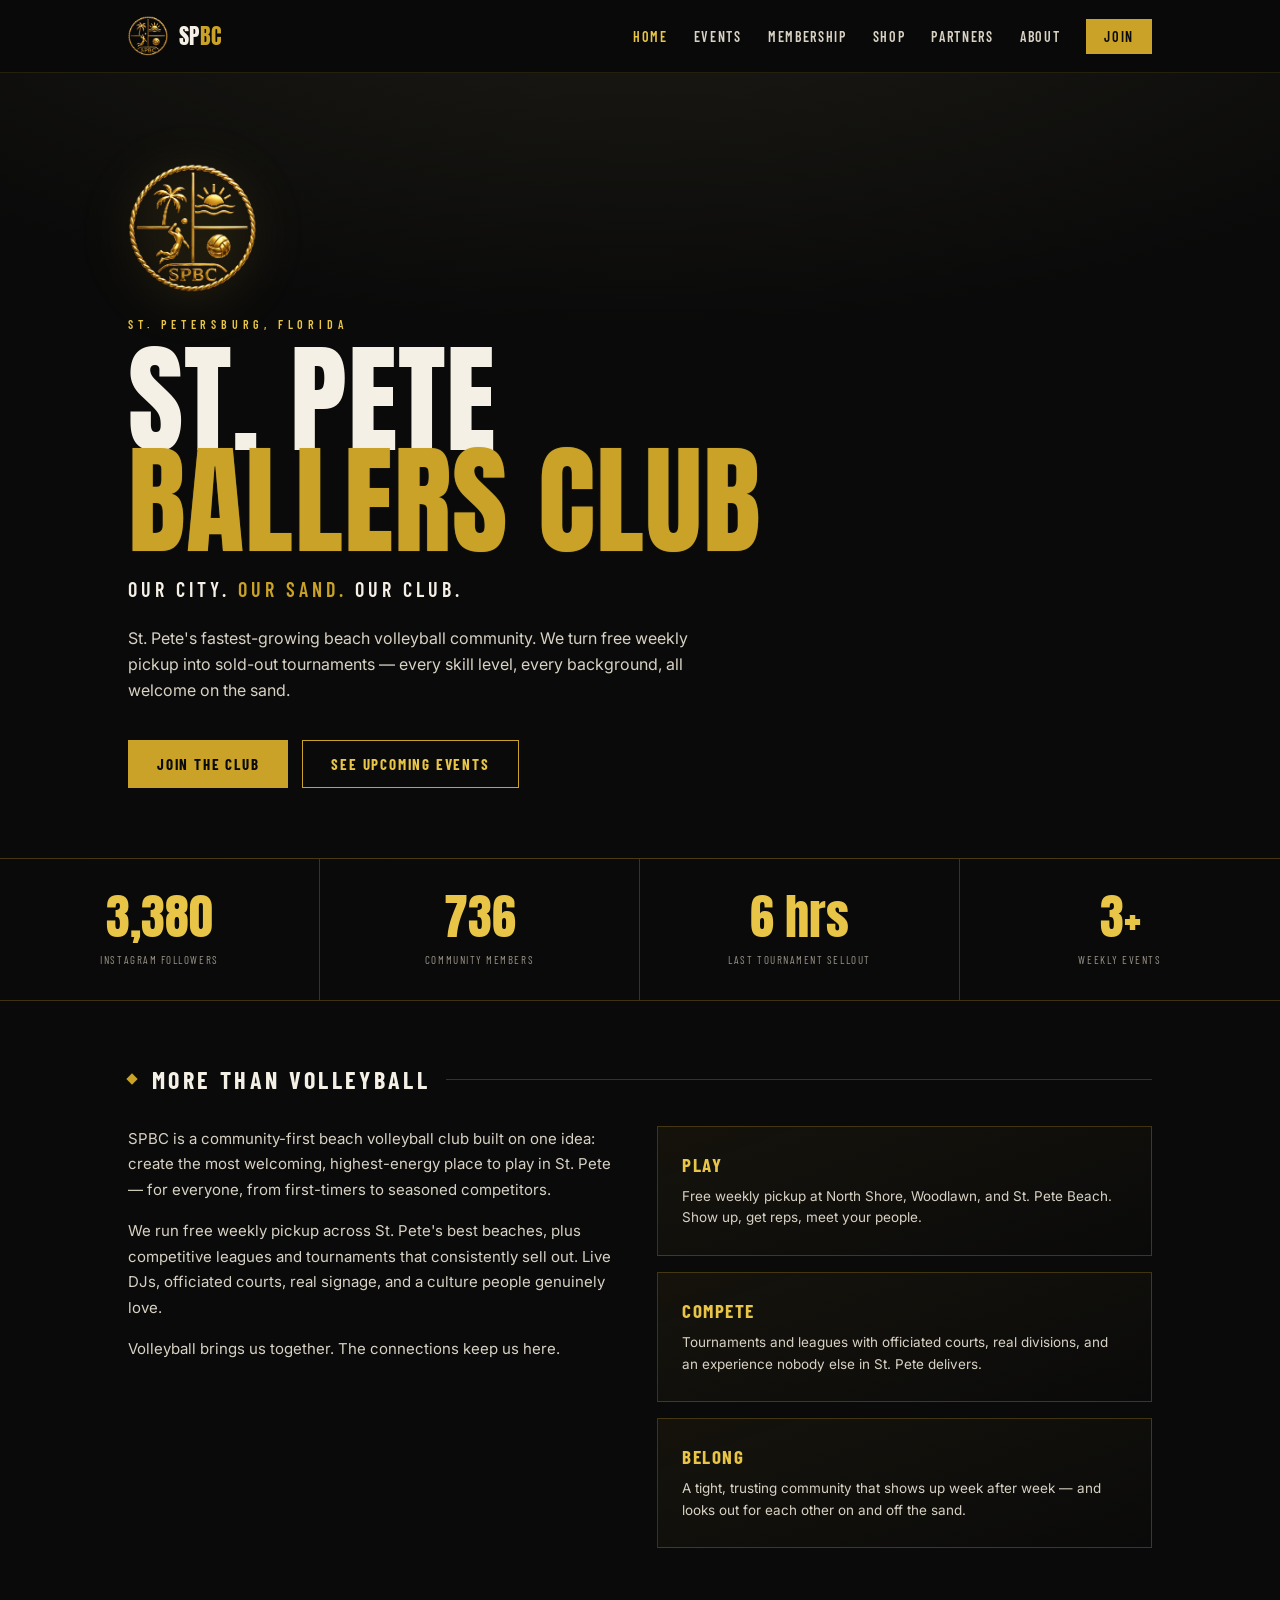
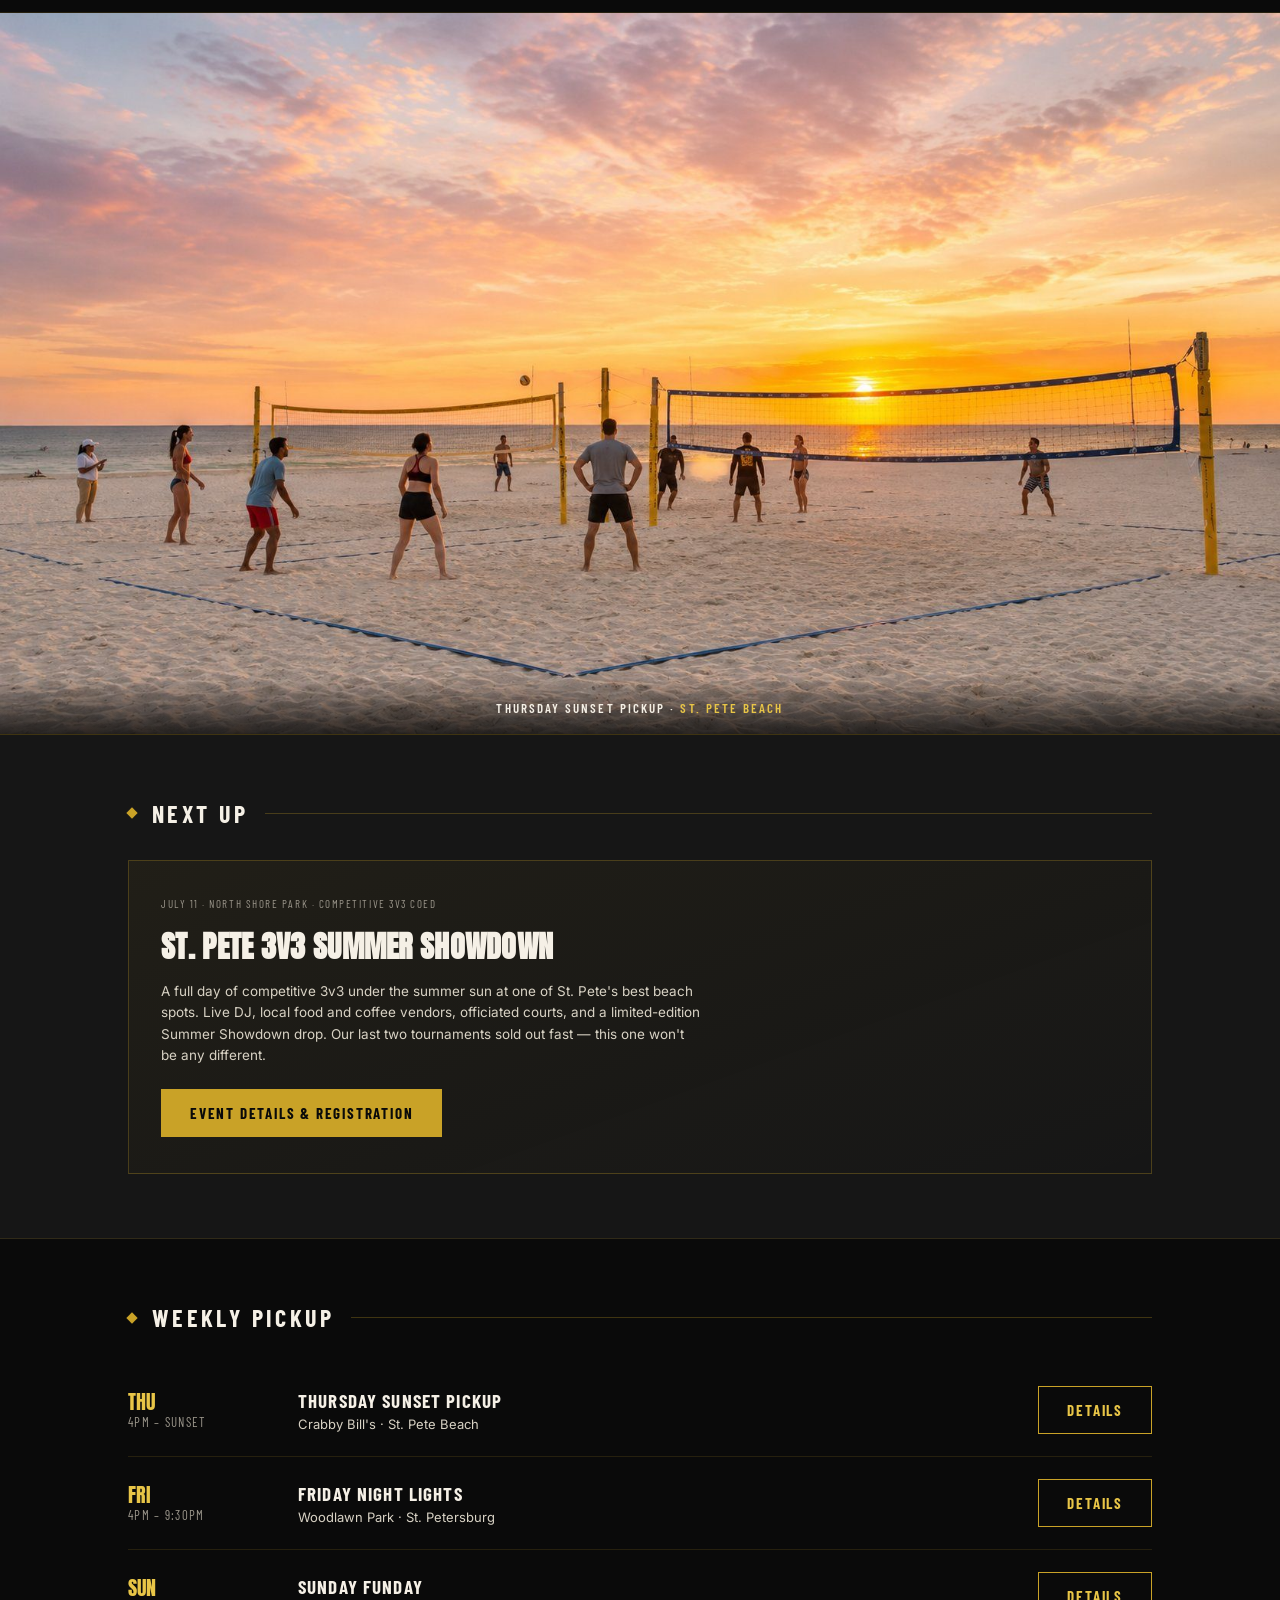
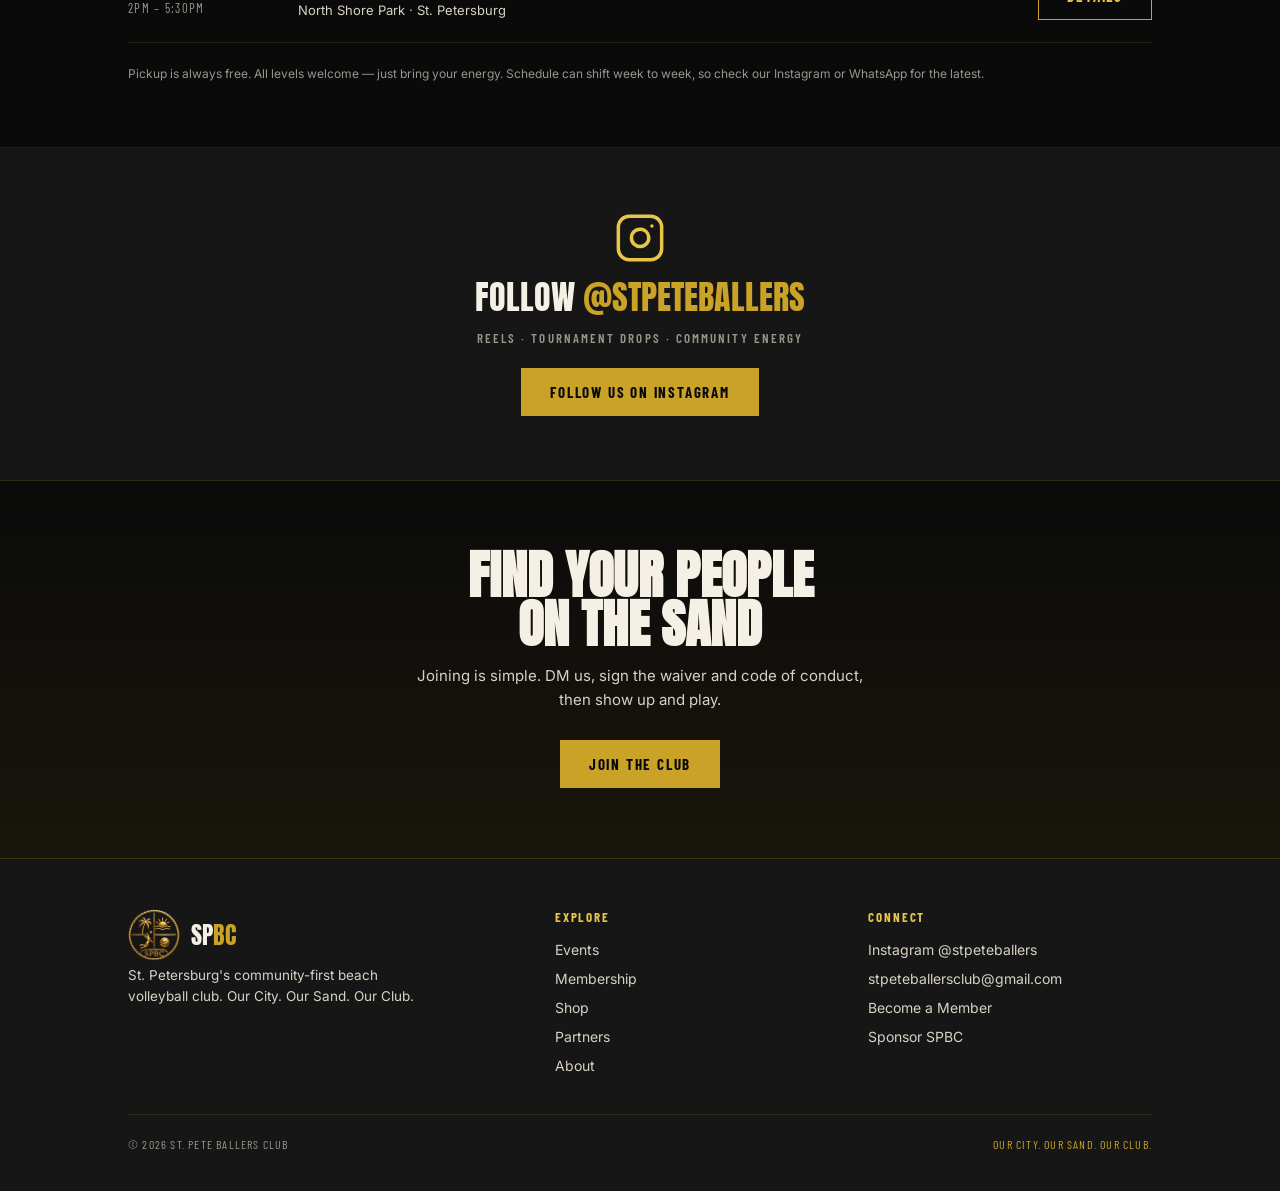
<file: index.html>
<!DOCTYPE html>
<html lang="en">
<head>
<meta charset="UTF-8">
<meta name="viewport" content="width=device-width, initial-scale=1.0">
<title>St. Pete Ballers Club — Beach Volleyball in St. Petersburg, FL</title>
<meta name="description" content="St. Petersburg's fastest-growing beach volleyball community. Free weekly pickup, competitive leagues, and sold-out tournaments. All skill levels welcome.">
<link rel="stylesheet" href="styles.css">
</head>
<body>

<!-- NAV -->
<nav class="nav">
  <div class="nav-inner">
    <a href="index.html" class="brand"><img src="spbc-logo-liquid-small.png" alt="St. Pete Ballers Club crest"><span class="brand-word">SP<span class="gold">BC</span></span></a>
    <ul class="nav-links" id="navLinks">
      <li><a href="index.html" class="active">Home</a></li>
      <li><a href="events.html">Events</a></li>
      <li><a href="membership.html">Membership</a></li>
      <li><a href="shop.html">Shop</a></li>
      <li><a href="partners.html">Partners</a></li>
      <li><a href="about.html">About</a></li>
      <li><a href="about.html#join" class="nav-cta">Join</a></li>
    </ul>
    <button class="nav-toggle" id="navToggle" aria-label="Menu">☰</button>
  </div>
</nav>

<!-- HERO -->
<header class="hero">
  <div class="wrap">
    <img src="spbc-logo-liquid.png" alt="St. Pete Ballers Club crest" style="height:130px;width:auto;margin-bottom:24px;filter:drop-shadow(0 6px 24px rgba(201,162,39,0.28));">
    <div class="eyebrow">St. Petersburg, Florida</div>
    <h1 style="margin-top:18px;">St. Pete<br><span class="gold">Ballers Club</span></h1>
    <div class="tagline">Our City. <span class="dim">Our Sand.</span> Our Club.</div>
    <p class="lede">
      St. Pete's fastest-growing beach volleyball community. We turn free weekly pickup
      into sold-out tournaments — every skill level, every background, all welcome on the sand.
    </p>
    <div class="hero-cta">
      <a href="about.html#join" class="btn btn-primary">Join the Club</a>
      <a href="events.html" class="btn btn-ghost">See Upcoming Events</a>
    </div>
  </div>
</header>

<!-- STATS -->
<section class="stats">
  <div class="stat"><div class="num">3,380</div><div class="lab">Instagram Followers</div></div>
  <div class="stat"><div class="num">736</div><div class="lab">Community Members</div></div>
  <div class="stat"><div class="num">6 hrs</div><div class="lab">Last Tournament Sellout</div></div>
  <div class="stat"><div class="num">3+</div><div class="lab">Weekly Events</div></div>
</section>

<!-- WHAT WE ARE -->
<section class="block">
  <div class="wrap">
    <div class="section-head">
      <span class="diamond"></span>
      <h2>More Than Volleyball</h2>
      <span class="rule"></span>
    </div>
    <div class="grid-2">
      <div>
        <p class="lead-text">SPBC is a community-first beach volleyball club built on one idea: create the most welcoming, highest-energy place to play in St. Pete — for everyone, from first-timers to seasoned competitors.</p>
        <p class="lead-text">We run free weekly pickup across St. Pete's best beaches, plus competitive leagues and tournaments that consistently sell out. Live DJs, officiated courts, real signage, and a culture people genuinely love.</p>
        <p class="lead-text">Volleyball brings us together. The connections keep us here.</p>
      </div>
      <div class="grid-3" style="grid-template-columns:1fr;gap:16px;">
        <div class="card"><h3>Play</h3><p>Free weekly pickup at North Shore, Woodlawn, and St. Pete Beach. Show up, get reps, meet your people.</p></div>
        <div class="card"><h3>Compete</h3><p>Tournaments and leagues with officiated courts, real divisions, and an experience nobody else in St. Pete delivers.</p></div>
        <div class="card"><h3>Belong</h3><p>A tight, trusting community that shows up week after week — and looks out for each other on and off the sand.</p></div>
      </div>
    </div>
  </div>
</section>

<!-- SUNSET PHOTO -->
<section class="photo-band">
  <img src="photo-sunset.jpg" alt="SPBC sunset pickup on the sand in St. Pete" loading="lazy">
  <div class="caption">Thursday Sunset Pickup · <span class="gold">St. Pete Beach</span></div>
</section>

<!-- FEATURED EVENT -->
<section class="block block-dark">
  <div class="wrap">
    <div class="section-head">
      <span class="diamond"></span>
      <h2>Next Up</h2>
      <span class="rule"></span>
    </div>
    <div class="card" style="padding:36px 32px;">
      <div class="tag">July 11 · North Shore Park · Competitive 3v3 Coed</div>
      <h3 style="font-size:30px;font-family:'Anton',sans-serif;letter-spacing:0.01em;color:var(--sand);">St. Pete 3v3 Summer Showdown</h3>
      <p style="margin:12px 0 22px;max-width:60ch;">A full day of competitive 3v3 under the summer sun at one of St. Pete's best beach spots. Live DJ, local food and coffee vendors, officiated courts, and a limited-edition Summer Showdown drop. Our last two tournaments sold out fast — this one won't be any different.</p>
      <a href="events.html" class="btn btn-primary">Event Details &amp; Registration</a>
    </div>
  </div>
</section>

<!-- WEEKLY SCHEDULE -->
<section class="block">
  <div class="wrap">
    <div class="section-head">
      <span class="diamond"></span>
      <h2>Weekly Pickup</h2>
      <span class="rule"></span>
    </div>
    <div class="event-row">
      <div class="event-when">Thu<small>4PM – Sunset</small></div>
      <div><div class="event-name">Thursday Sunset Pickup</div><div class="event-meta">Crabby Bill's · St. Pete Beach</div></div>
      <a href="events.html" class="btn btn-ghost">Details</a>
    </div>
    <div class="event-row">
      <div class="event-when">Fri<small>4PM – 9:30PM</small></div>
      <div><div class="event-name">Friday Night Lights</div><div class="event-meta">Woodlawn Park · St. Petersburg</div></div>
      <a href="events.html" class="btn btn-ghost">Details</a>
    </div>
    <div class="event-row">
      <div class="event-when">Sun<small>2PM – 5:30PM</small></div>
      <div><div class="event-name">Sunday Funday</div><div class="event-meta">North Shore Park · St. Petersburg</div></div>
      <a href="events.html" class="btn btn-ghost">Details</a>
    </div>
    <p class="form-note" style="margin-top:22px;">Pickup is always free. All levels welcome — just bring your energy. Schedule can shift week to week, so check our Instagram or WhatsApp for the latest.</p>
  </div>
</section>

<!-- INSTAGRAM -->
<section class="block block-dark" style="text-align:center;">
  <div class="wrap">
    <a href="https://instagram.com/stpeteballers" target="_blank" rel="noopener" style="display:inline-flex;flex-direction:column;align-items:center;gap:16px;">
      <svg width="52" height="52" viewBox="0 0 24 24" fill="none" stroke="#E8C547" stroke-width="1.6" stroke-linecap="round" stroke-linejoin="round" aria-hidden="true">
        <rect x="2" y="2" width="20" height="20" rx="5" ry="5"></rect>
        <path d="M16 11.37A4 4 0 1 1 12.63 8 4 4 0 0 1 16 11.37z"></path>
        <line x1="17.5" y1="6.5" x2="17.51" y2="6.5"></line>
      </svg>
      <span style="font-family:'Anton',sans-serif;font-size:clamp(22px,4vw,34px);text-transform:uppercase;color:var(--sand);line-height:1;">Follow <span style="color:var(--gold);">@stpeteballers</span></span>
      <span style="font-family:'Barlow Condensed',sans-serif;font-weight:600;text-transform:uppercase;letter-spacing:0.16em;font-size:13px;color:var(--muted);">Reels · Tournament Drops · Community Energy</span>
      <span class="btn btn-primary" style="margin-top:6px;">Follow Us On Instagram</span>
    </a>
  </div>
</section>

<!-- CTA -->
<section class="cta-banner">
  <div class="wrap">
    <h2>Find Your People<br>On The Sand</h2>
    <p>Joining is simple. DM us, sign the waiver and code of conduct, then show up and play.</p>
    <a href="about.html#join" class="btn btn-primary">Join the Club</a>
  </div>
</section>

<!-- FOOTER -->
<footer class="footer">
  <div class="wrap">
    <div class="footer-grid">
      <div>
        <div class="brand"><img src="spbc-logo-liquid-small.png" alt="St. Pete Ballers Club crest"><span class="brand-word">SP<span class="gold">BC</span></span></div>
        <p>St. Petersburg's community-first beach volleyball club. Our City. Our Sand. Our Club.</p>
      </div>
      <div>
        <h5>Explore</h5>
        <ul class="footer-links">
          <li><a href="events.html">Events</a></li>
          <li><a href="membership.html">Membership</a></li>
          <li><a href="shop.html">Shop</a></li>
          <li><a href="partners.html">Partners</a></li>
          <li><a href="about.html">About</a></li>
        </ul>
      </div>
      <div>
        <h5>Connect</h5>
        <ul class="footer-links">
          <li><a href="https://instagram.com/stpeteballers" target="_blank" rel="noopener">Instagram @stpeteballers</a></li>
          <li><a href="mailto:stpeteballersclub@gmail.com">stpeteballersclub@gmail.com</a></li>
          <li><a href="about.html#join">Become a Member</a></li>
          <li><a href="partners.html#sponsor">Sponsor SPBC</a></li>
        </ul>
      </div>
    </div>
    <div class="footer-bottom">
      <span>© 2026 St. Pete Ballers Club</span>
      <span class="gold">Our City. Our Sand. Our Club.</span>
    </div>
  </div>
</footer>

<script>
  const t = document.getElementById('navToggle');
  const l = document.getElementById('navLinks');
  if (t) t.addEventListener('click', () => l.classList.toggle('open'));
</script>
</body>
</html>
</file>
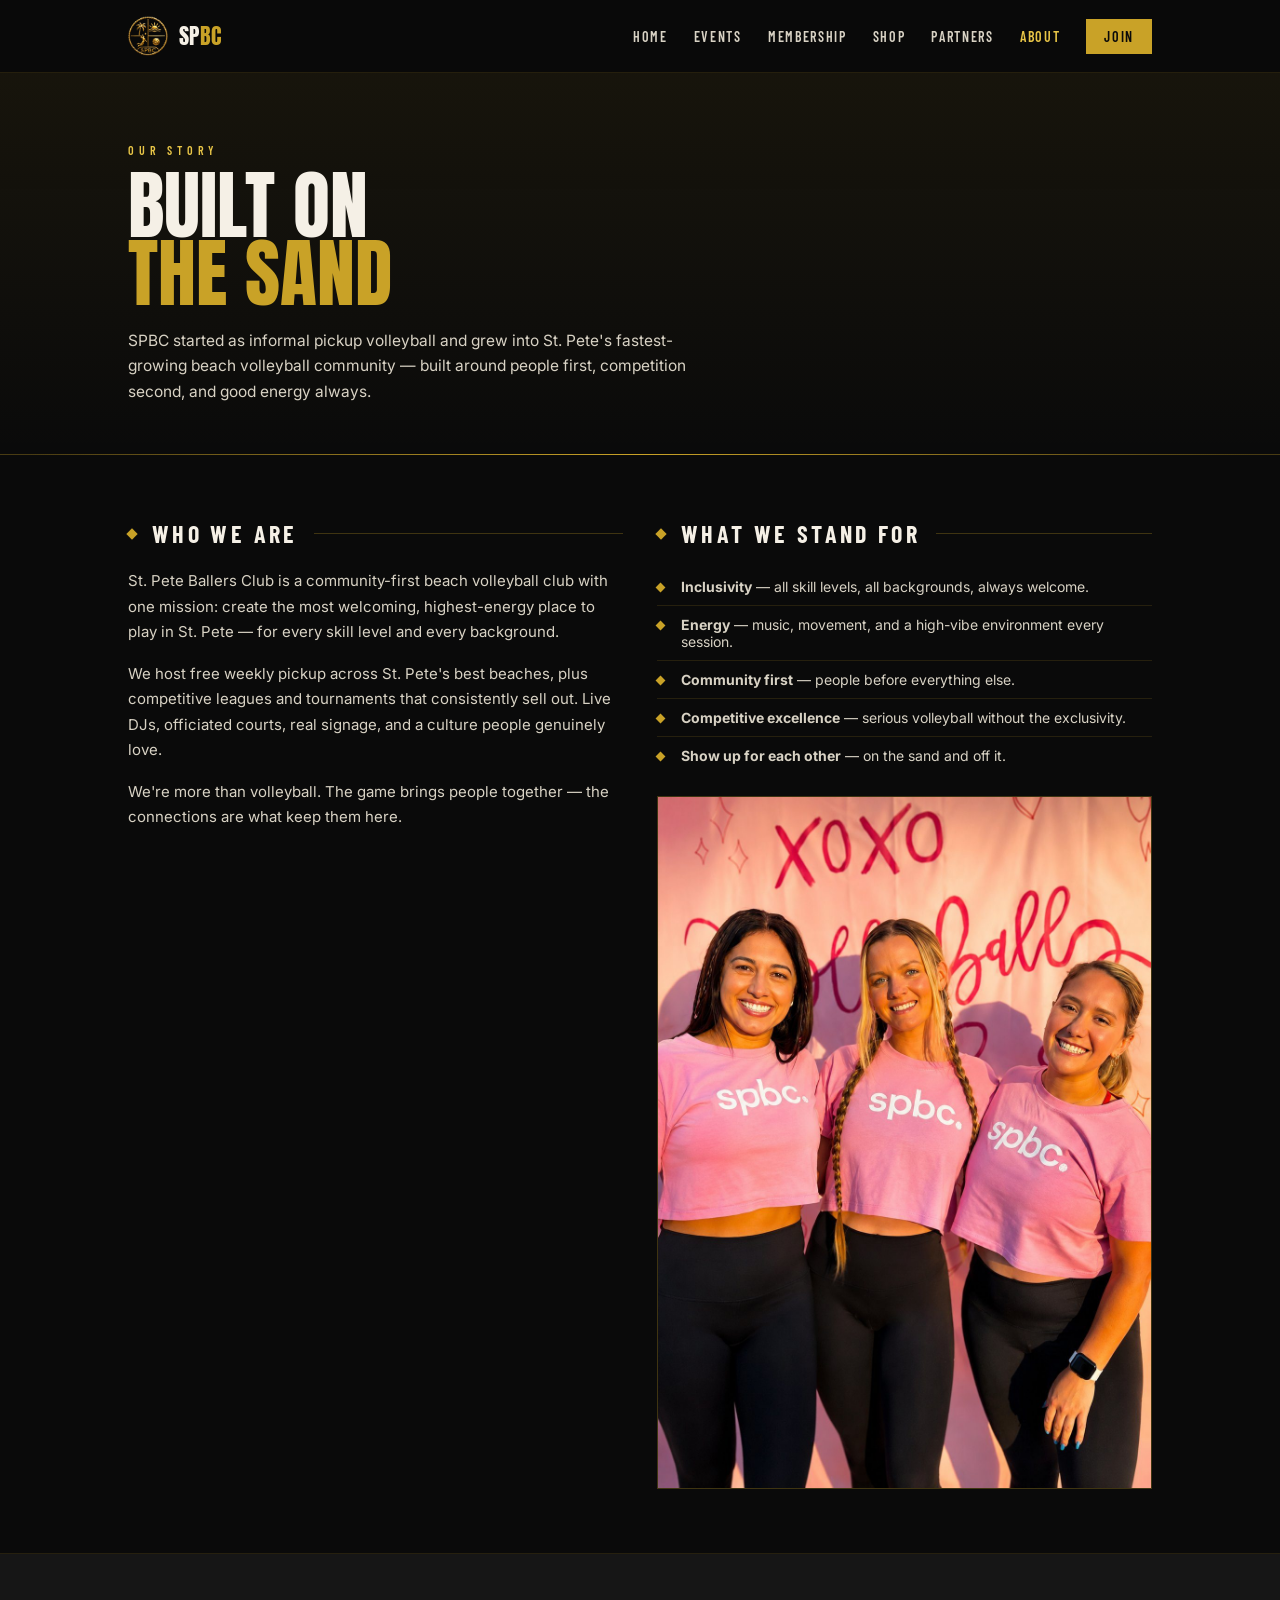
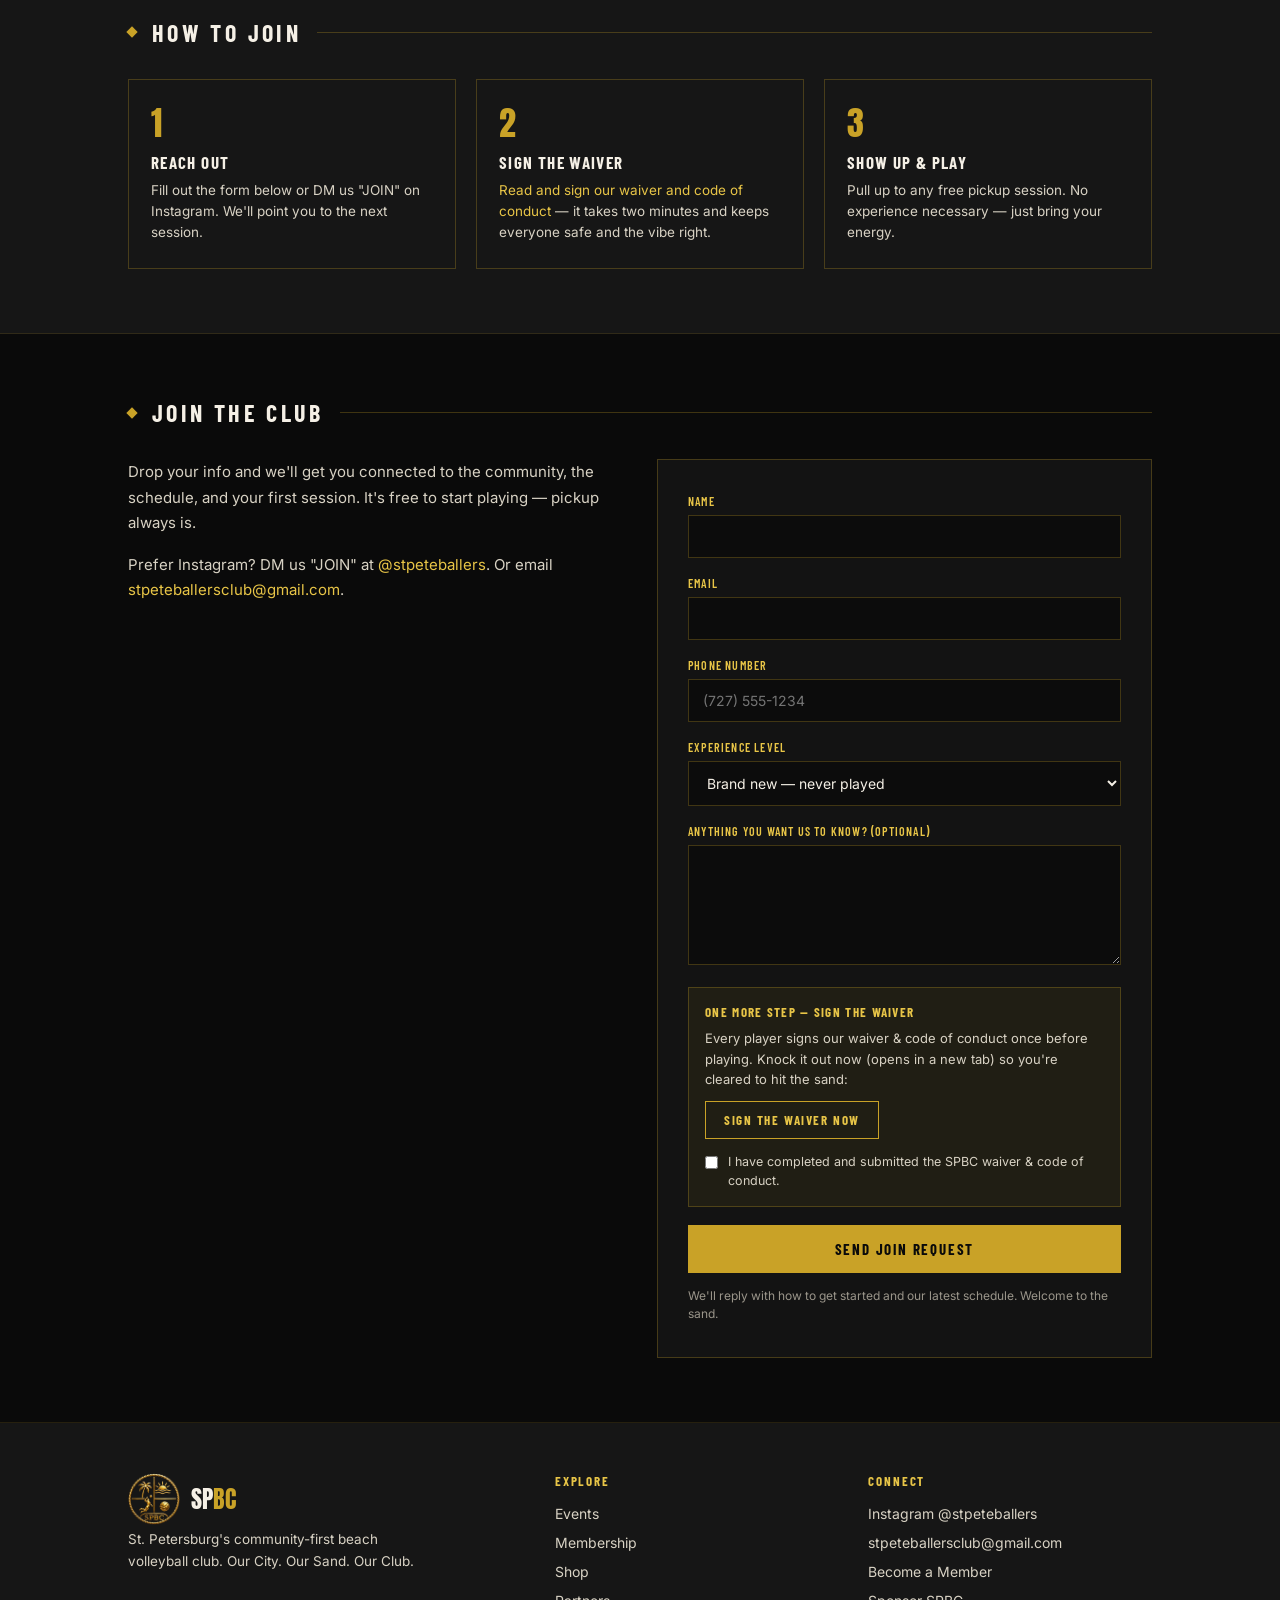
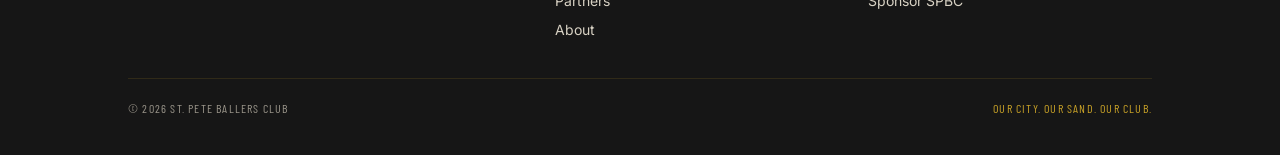
<file: about.html>
<!DOCTYPE html>
<html lang="en">
<head>
<meta charset="UTF-8">
<meta name="viewport" content="width=device-width, initial-scale=1.0">
<title>About &amp; Join — St. Pete Ballers Club</title>
<meta name="description" content="The story behind St. Pete Ballers Club and how to join St. Petersburg's fastest-growing beach volleyball community.">
<link rel="stylesheet" href="styles.css">
</head>
<body>

<nav class="nav">
  <div class="nav-inner">
    <a href="index.html" class="brand"><img src="spbc-logo-liquid-small.png" alt="St. Pete Ballers Club crest"><span class="brand-word">SP<span class="gold">BC</span></span></a>
    <ul class="nav-links" id="navLinks">
      <li><a href="index.html">Home</a></li>
      <li><a href="events.html">Events</a></li>
      <li><a href="membership.html">Membership</a></li>
      <li><a href="shop.html">Shop</a></li>
      <li><a href="partners.html">Partners</a></li>
      <li><a href="about.html" class="active">About</a></li>
      <li><a href="#join" class="nav-cta">Join</a></li>
    </ul>
    <button class="nav-toggle" id="navToggle" aria-label="Menu">☰</button>
  </div>
</nav>

<header class="page-header">
  <div class="wrap">
    <div class="eyebrow">Our Story</div>
    <h1>Built On<br><span class="gold">The Sand</span></h1>
    <p>SPBC started as informal pickup volleyball and grew into St. Pete's fastest-growing beach volleyball community — built around people first, competition second, and good energy always.</p>
  </div>
</header>

<!-- STORY -->
<section class="block">
  <div class="wrap">
    <div class="grid-2">
      <div>
        <div class="section-head" style="margin-bottom:20px;">
          <span class="diamond"></span>
          <h2>Who We Are</h2>
          <span class="rule"></span>
        </div>
        <p class="lead-text">St. Pete Ballers Club is a community-first beach volleyball club with one mission: create the most welcoming, highest-energy place to play in St. Pete — for every skill level and every background.</p>
        <p class="lead-text">We host free weekly pickup across St. Pete's best beaches, plus competitive leagues and tournaments that consistently sell out. Live DJs, officiated courts, real signage, and a culture people genuinely love.</p>
        <p class="lead-text">We're more than volleyball. The game brings people together — the connections are what keep them here.</p>
      </div>
      <div>
        <div class="section-head" style="margin-bottom:20px;">
          <span class="diamond"></span>
          <h2>What We Stand For</h2>
          <span class="rule"></span>
        </div>
        <ul class="perks">
          <li><strong>Inclusivity</strong> — all skill levels, all backgrounds, always welcome.</li>
          <li><strong>Energy</strong> — music, movement, and a high-vibe environment every session.</li>
          <li><strong>Community first</strong> — people before everything else.</li>
          <li><strong>Competitive excellence</strong> — serious volleyball without the exclusivity.</li>
          <li><strong>Show up for each other</strong> — on the sand and off it.</li>
        </ul>
        <div class="photo-card" style="margin-top:22px;">
          <img src="photo-crew.jpg" alt="SPBC members in club apparel at a themed event" loading="lazy">
        </div>
      </div>
    </div>
  </div>
</section>

<!-- HOW TO JOIN -->
<section class="block block-dark">
  <div class="wrap">
    <div class="section-head">
      <span class="diamond"></span>
      <h2>How To Join</h2>
      <span class="rule"></span>
    </div>
    <div class="steps">
      <div class="step">
        <div class="n">1</div>
        <h4>Reach Out</h4>
        <p>Fill out the form below or DM us "JOIN" on Instagram. We'll point you to the next session.</p>
      </div>
      <div class="step">
        <div class="n">2</div>
        <h4>Sign the Waiver</h4>
        <p><a href="waiver.html" style="color:var(--gold-bright);">Read and sign our waiver and code of conduct</a> — it takes two minutes and keeps everyone safe and the vibe right.</p>
      </div>
      <div class="step">
        <div class="n">3</div>
        <h4>Show Up &amp; Play</h4>
        <p>Pull up to any free pickup session. No experience necessary — just bring your energy.</p>
      </div>
    </div>
  </div>
</section>

<!-- JOIN FORM -->
<section class="block" id="join">
  <div class="wrap">
    <div class="section-head">
      <span class="diamond"></span>
      <h2>Join The Club</h2>
      <span class="rule"></span>
    </div>
    <div class="grid-2">
      <div>
        <p class="lead-text">Drop your info and we'll get you connected to the community, the schedule, and your first session. It's free to start playing — pickup always is.</p>
        <p class="lead-text">Prefer Instagram? DM us "JOIN" at <a href="https://instagram.com/stpeteballers" target="_blank" rel="noopener" style="color:var(--gold-bright);">@stpeteballers</a>. Or email <a href="mailto:stpeteballersclub@gmail.com" style="color:var(--gold-bright);">stpeteballersclub@gmail.com</a>.</p>
      </div>
      <div class="form-card">
        <!-- FORMSPREE: replace YOUR_JOIN_FORM_ID with the endpoint from your Formspree join form -->
        <form action="https://formspree.io/f/maqzbger" method="POST">
          <input type="hidden" name="_subject" value="New SPBC Join Request">
          <div class="field">
            <label for="j-name">Name</label>
            <input id="j-name" type="text" name="name" required>
          </div>
          <div class="field">
            <label for="j-email">Email</label>
            <input id="j-email" type="email" name="email" required>
          </div>
          <div class="field">
            <label for="j-phone">Phone Number</label>
            <input id="j-phone" type="tel" name="phone" placeholder="(727) 555-1234" required>
          </div>
          <div class="field">
            <label for="j-level">Experience Level</label>
            <select id="j-level" name="experience_level">
              <option>Brand new — never played</option>
              <option>Beginner</option>
              <option>Intermediate</option>
              <option>Advanced / Competitive</option>
            </select>
          </div>
          <div class="field">
            <label for="j-msg">Anything you want us to know? (optional)</label>
            <textarea id="j-msg" name="message"></textarea>
          </div>
          <div style="border:1px solid var(--line);background:rgba(201,162,39,0.07);padding:16px;margin-bottom:18px;">
            <label style="display:block;font-family:'Barlow Condensed',sans-serif;font-weight:700;text-transform:uppercase;letter-spacing:0.1em;font-size:13px;color:var(--gold-bright);margin-bottom:8px;">One More Step — Sign The Waiver</label>
            <p style="font-size:13px;color:var(--text);line-height:1.55;margin-bottom:12px;">Every player signs our waiver &amp; code of conduct once before playing. Knock it out now (opens in a new tab) so you're cleared to hit the sand:</p>
            <a href="https://docs.google.com/forms/d/e/1FAIpQLSe4vOb_4rl8Dtbf1ZRXCW45BYnxnFgCiMLUwcZEDzyFkONX4w/viewform" target="_blank" rel="noopener" class="btn btn-ghost" style="font-size:13px;padding:10px 18px;">Sign the Waiver Now</a>
            <div style="display:flex;gap:10px;align-items:flex-start;margin-top:14px;">
              <input type="checkbox" id="j-waiver" name="waiver_signed" value="yes" required style="margin-top:3px;width:auto;accent-color:var(--gold);">
              <label for="j-waiver" style="font-family:'Inter',sans-serif;text-transform:none;letter-spacing:0;font-size:12.5px;color:var(--text);line-height:1.5;">I have completed and submitted the SPBC waiver &amp; code of conduct.</label>
            </div>
          </div>
          <button type="submit" class="btn btn-primary" style="width:100%;">Send Join Request</button>
          <p class="form-note">We'll reply with how to get started and our latest schedule. Welcome to the sand.</p>
        </form>
      </div>
    </div>
  </div>
</section>

<footer class="footer">
  <div class="wrap">
    <div class="footer-grid">
      <div>
        <div class="brand"><img src="spbc-logo-liquid-small.png" alt="St. Pete Ballers Club crest"><span class="brand-word">SP<span class="gold">BC</span></span></div>
        <p>St. Petersburg's community-first beach volleyball club. Our City. Our Sand. Our Club.</p>
      </div>
      <div>
        <h5>Explore</h5>
        <ul class="footer-links">
          <li><a href="events.html">Events</a></li>
          <li><a href="membership.html">Membership</a></li>
          <li><a href="shop.html">Shop</a></li>
          <li><a href="partners.html">Partners</a></li>
          <li><a href="about.html">About</a></li>
        </ul>
      </div>
      <div>
        <h5>Connect</h5>
        <ul class="footer-links">
          <li><a href="https://instagram.com/stpeteballers" target="_blank" rel="noopener">Instagram @stpeteballers</a></li>
          <li><a href="mailto:stpeteballersclub@gmail.com">stpeteballersclub@gmail.com</a></li>
          <li><a href="#join">Become a Member</a></li>
          <li><a href="partners.html#sponsor">Sponsor SPBC</a></li>
        </ul>
      </div>
    </div>
    <div class="footer-bottom">
      <span>© 2026 St. Pete Ballers Club</span>
      <span class="gold">Our City. Our Sand. Our Club.</span>
    </div>
  </div>
</footer>

<script>
  const t = document.getElementById('navToggle');
  const l = document.getElementById('navLinks');
  if (t) t.addEventListener('click', () => l.classList.toggle('open'));
</script>
</body>
</html>
</file>
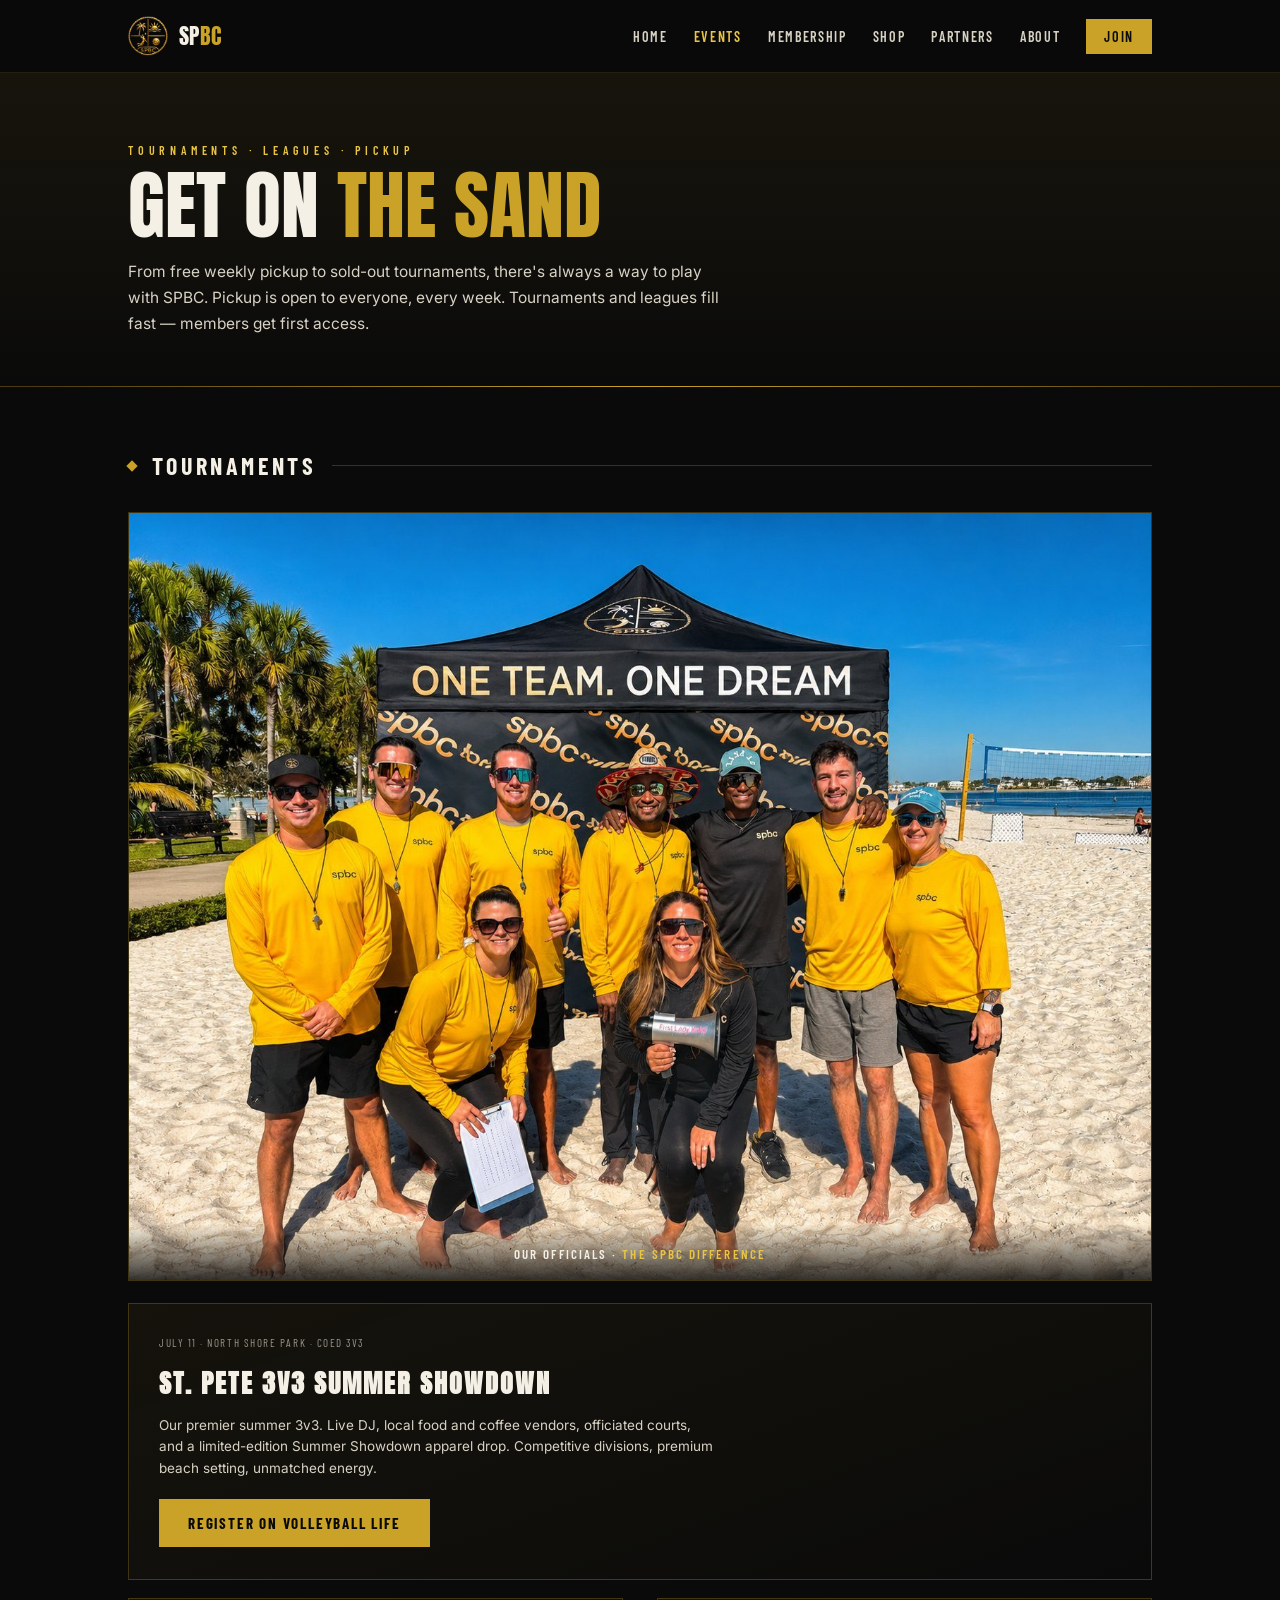
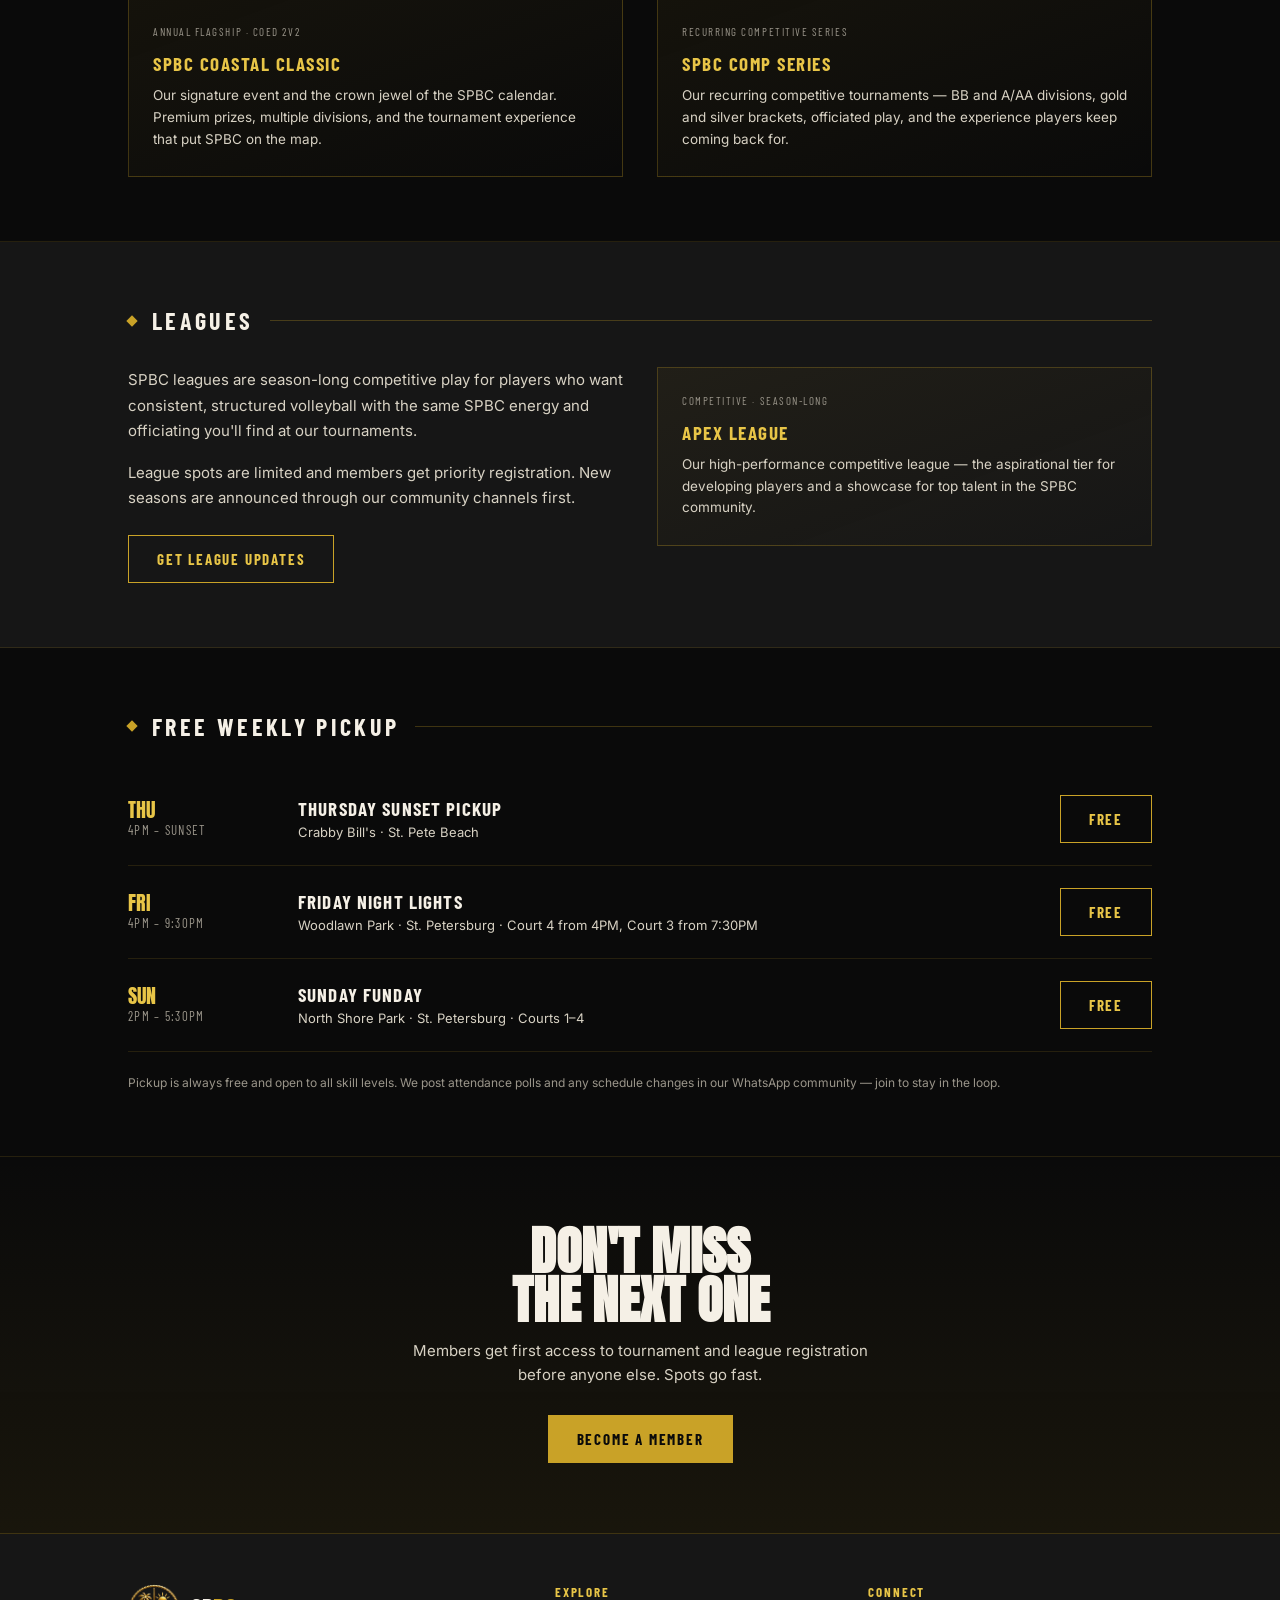
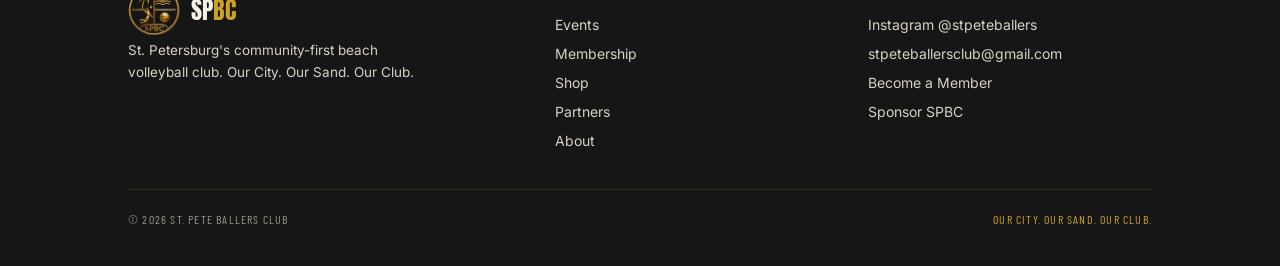
<file: events.html>
<!DOCTYPE html>
<html lang="en">
<head>
<meta charset="UTF-8">
<meta name="viewport" content="width=device-width, initial-scale=1.0">
<title>Events — St. Pete Ballers Club</title>
<meta name="description" content="SPBC tournaments, leagues, and free weekly beach volleyball pickup in St. Petersburg, FL.">
<link rel="stylesheet" href="styles.css">
</head>
<body>

<nav class="nav">
  <div class="nav-inner">
    <a href="index.html" class="brand"><img src="spbc-logo-liquid-small.png" alt="St. Pete Ballers Club crest"><span class="brand-word">SP<span class="gold">BC</span></span></a>
    <ul class="nav-links" id="navLinks">
      <li><a href="index.html">Home</a></li>
      <li><a href="events.html" class="active">Events</a></li>
      <li><a href="membership.html">Membership</a></li>
      <li><a href="shop.html">Shop</a></li>
      <li><a href="partners.html">Partners</a></li>
      <li><a href="about.html">About</a></li>
      <li><a href="about.html#join" class="nav-cta">Join</a></li>
    </ul>
    <button class="nav-toggle" id="navToggle" aria-label="Menu">☰</button>
  </div>
</nav>

<header class="page-header">
  <div class="wrap">
    <div class="eyebrow">Tournaments · Leagues · Pickup</div>
    <h1>Get On <span class="gold">The Sand</span></h1>
    <p>From free weekly pickup to sold-out tournaments, there's always a way to play with SPBC. Pickup is open to everyone, every week. Tournaments and leagues fill fast — members get first access.</p>
  </div>
</header>

<!-- TOURNAMENTS -->
<section class="block">
  <div class="wrap">
    <div class="section-head">
      <span class="diamond"></span>
      <h2>Tournaments</h2>
      <span class="rule"></span>
    </div>

    <div class="photo-card" style="margin-bottom:22px;position:relative;">
      <img src="photo-officials.jpg" alt="SPBC officials team in yellow at a North Shore tournament" loading="lazy">
      <div class="caption" style="position:absolute;left:0;right:0;bottom:0;padding:22px 28px 18px;background:linear-gradient(180deg,transparent,rgba(10,10,10,0.82));font-family:'Barlow Condensed',sans-serif;font-weight:600;text-transform:uppercase;letter-spacing:0.16em;font-size:13px;color:var(--sand);text-align:center;">Our Officials · <span style="color:var(--gold-bright);">The SPBC Difference</span></div>
    </div>
    <div class="card" style="padding:32px 30px;margin-bottom:18px;">
      <div class="tag">July 11 · North Shore Park · Coed 3v3</div>
      <h3 style="font-size:26px;font-family:'Anton',sans-serif;color:var(--sand);">St. Pete 3v3 Summer Showdown</h3>
      <p style="margin:12px 0 20px;max-width:62ch;">Our premier summer 3v3. Live DJ, local food and coffee vendors, officiated courts, and a limited-edition Summer Showdown apparel drop. Competitive divisions, premium beach setting, unmatched energy.</p>
      <!-- Replace href with your live Volleyball Life registration link -->
      <a href="https://volleyballlife.com/event/39329?tab=information" target="_blank" rel="noopener" class="btn btn-primary">Register on Volleyball Life</a>
    </div>

    <div class="grid-2">
      <div class="card">
        <div class="tag">Annual Flagship · Coed 2v2</div>
        <h3>SPBC Coastal Classic</h3>
        <p>Our signature event and the crown jewel of the SPBC calendar. Premium prizes, multiple divisions, and the tournament experience that put SPBC on the map.</p>
      </div>
      <div class="card">
        <div class="tag">Recurring Competitive Series</div>
        <h3>SPBC Comp Series</h3>
        <p>Our recurring competitive tournaments — BB and A/AA divisions, gold and silver brackets, officiated play, and the experience players keep coming back for.</p>
      </div>
    </div>
  </div>
</section>

<!-- LEAGUES -->
<section class="block block-dark">
  <div class="wrap">
    <div class="section-head">
      <span class="diamond"></span>
      <h2>Leagues</h2>
      <span class="rule"></span>
    </div>
    <div class="grid-2">
      <div>
        <p class="lead-text">SPBC leagues are season-long competitive play for players who want consistent, structured volleyball with the same SPBC energy and officiating you'll find at our tournaments.</p>
        <p class="lead-text">League spots are limited and members get priority registration. New seasons are announced through our community channels first.</p>
        <a href="about.html#join" class="btn btn-ghost" style="margin-top:8px;">Get League Updates</a>
      </div>
      <div class="card">
        <div class="tag">Competitive · Season-Long</div>
        <h3>Apex League</h3>
        <p>Our high-performance competitive league — the aspirational tier for developing players and a showcase for top talent in the SPBC community.</p>
      </div>
    </div>
  </div>
</section>

<!-- PICKUP -->
<section class="block">
  <div class="wrap">
    <div class="section-head">
      <span class="diamond"></span>
      <h2>Free Weekly Pickup</h2>
      <span class="rule"></span>
    </div>
    <div class="event-row">
      <div class="event-when">Thu<small>4PM – Sunset</small></div>
      <div><div class="event-name">Thursday Sunset Pickup</div><div class="event-meta">Crabby Bill's · St. Pete Beach</div></div>
      <span class="btn btn-ghost" style="cursor:default;">Free</span>
    </div>
    <div class="event-row">
      <div class="event-when">Fri<small>4PM – 9:30PM</small></div>
      <div><div class="event-name">Friday Night Lights</div><div class="event-meta">Woodlawn Park · St. Petersburg · Court 4 from 4PM, Court 3 from 7:30PM</div></div>
      <span class="btn btn-ghost" style="cursor:default;">Free</span>
    </div>
    <div class="event-row">
      <div class="event-when">Sun<small>2PM – 5:30PM</small></div>
      <div><div class="event-name">Sunday Funday</div><div class="event-meta">North Shore Park · St. Petersburg · Courts 1–4</div></div>
      <span class="btn btn-ghost" style="cursor:default;">Free</span>
    </div>
    <p class="form-note" style="margin-top:22px;">Pickup is always free and open to all skill levels. We post attendance polls and any schedule changes in our WhatsApp community — join to stay in the loop.</p>
  </div>
</section>

<section class="cta-banner">
  <div class="wrap">
    <h2>Don't Miss<br>The Next One</h2>
    <p>Members get first access to tournament and league registration before anyone else. Spots go fast.</p>
    <a href="membership.html" class="btn btn-primary">Become a Member</a>
  </div>
</section>

<footer class="footer">
  <div class="wrap">
    <div class="footer-grid">
      <div>
        <div class="brand"><img src="spbc-logo-liquid-small.png" alt="St. Pete Ballers Club crest"><span class="brand-word">SP<span class="gold">BC</span></span></div>
        <p>St. Petersburg's community-first beach volleyball club. Our City. Our Sand. Our Club.</p>
      </div>
      <div>
        <h5>Explore</h5>
        <ul class="footer-links">
          <li><a href="events.html">Events</a></li>
          <li><a href="membership.html">Membership</a></li>
          <li><a href="shop.html">Shop</a></li>
          <li><a href="partners.html">Partners</a></li>
          <li><a href="about.html">About</a></li>
        </ul>
      </div>
      <div>
        <h5>Connect</h5>
        <ul class="footer-links">
          <li><a href="https://instagram.com/stpeteballers" target="_blank" rel="noopener">Instagram @stpeteballers</a></li>
          <li><a href="mailto:stpeteballersclub@gmail.com">stpeteballersclub@gmail.com</a></li>
          <li><a href="about.html#join">Become a Member</a></li>
          <li><a href="partners.html#sponsor">Sponsor SPBC</a></li>
        </ul>
      </div>
    </div>
    <div class="footer-bottom">
      <span>© 2026 St. Pete Ballers Club</span>
      <span class="gold">Our City. Our Sand. Our Club.</span>
    </div>
  </div>
</footer>

<script>
  const t = document.getElementById('navToggle');
  const l = document.getElementById('navLinks');
  if (t) t.addEventListener('click', () => l.classList.toggle('open'));
</script>
</body>
</html>
</file>
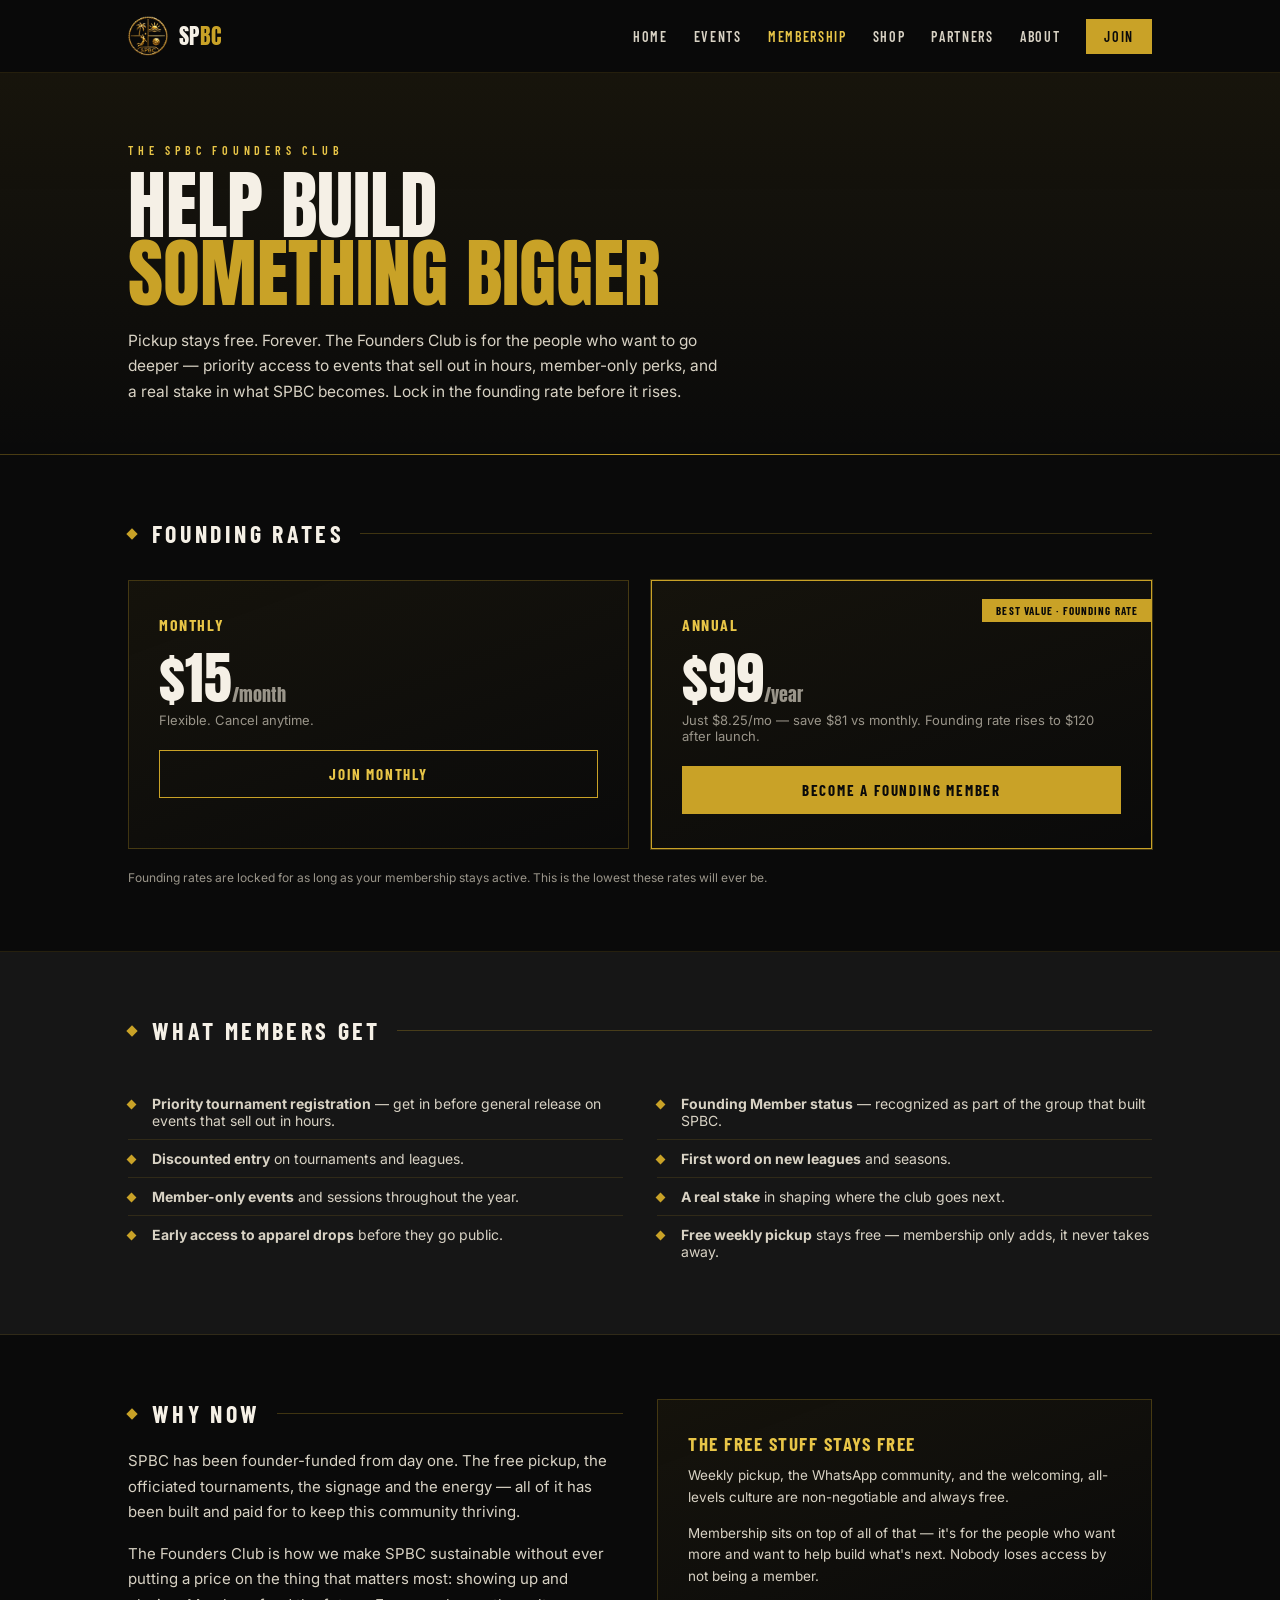
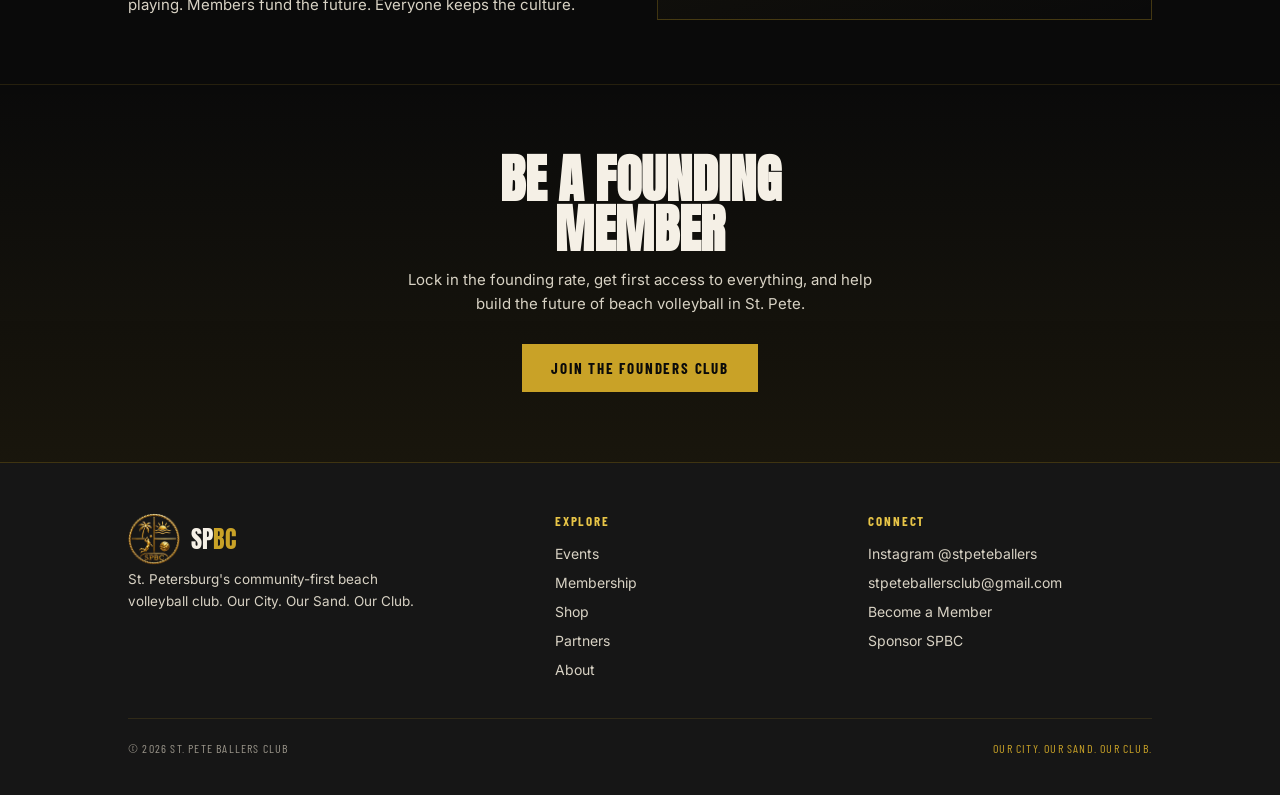
<file: membership.html>
<!DOCTYPE html>
<html lang="en">
<head>
<meta charset="UTF-8">
<meta name="viewport" content="width=device-width, initial-scale=1.0">
<title>Membership — St. Pete Ballers Club</title>
<meta name="description" content="Join the SPBC Founders Club. Priority tournament access, member events, discounts, and more — while keeping pickup free for everyone.">
<link rel="stylesheet" href="styles.css">
</head>
<body>

<nav class="nav">
  <div class="nav-inner">
    <a href="index.html" class="brand"><img src="spbc-logo-liquid-small.png" alt="St. Pete Ballers Club crest"><span class="brand-word">SP<span class="gold">BC</span></span></a>
    <ul class="nav-links" id="navLinks">
      <li><a href="index.html">Home</a></li>
      <li><a href="events.html">Events</a></li>
      <li><a href="membership.html" class="active">Membership</a></li>
      <li><a href="shop.html">Shop</a></li>
      <li><a href="partners.html">Partners</a></li>
      <li><a href="about.html">About</a></li>
      <li><a href="about.html#join" class="nav-cta">Join</a></li>
    </ul>
    <button class="nav-toggle" id="navToggle" aria-label="Menu">☰</button>
  </div>
</nav>

<header class="page-header">
  <div class="wrap">
    <div class="eyebrow">The SPBC Founders Club</div>
    <h1>Help Build<br><span class="gold">Something Bigger</span></h1>
    <p>Pickup stays free. Forever. The Founders Club is for the people who want to go deeper — priority access to events that sell out in hours, member-only perks, and a real stake in what SPBC becomes. Lock in the founding rate before it rises.</p>
  </div>
</header>

<!-- PRICING -->
<section class="block">
  <div class="wrap">
    <div class="section-head">
      <span class="diamond"></span>
      <h2>Founding Rates</h2>
      <span class="rule"></span>
    </div>
    <div class="price-grid">
      <div class="price-card">
        <div class="plan">Monthly</div>
        <div class="amount">$15<span>/month</span></div>
        <div class="sub">Flexible. Cancel anytime.</div>
        <!-- Replace with your Wix Pricing Plans / Stripe checkout link -->
        <a href="#" class="btn btn-ghost" style="width:100%;text-align:center;">Join Monthly</a>
      </div>
      <div class="price-card feature">
        <div class="ribbon">Best Value · Founding Rate</div>
        <div class="plan">Annual</div>
        <div class="amount">$99<span>/year</span></div>
        <div class="sub">Just $8.25/mo — save $81 vs monthly. Founding rate rises to $120 after launch.</div>
        <!-- Replace with your Wix Pricing Plans / Stripe checkout link -->
        <a href="#" class="btn btn-primary" style="width:100%;text-align:center;">Become a Founding Member</a>
      </div>
    </div>
    <p class="form-note" style="margin-top:20px;">Founding rates are locked for as long as your membership stays active. This is the lowest these rates will ever be.</p>
  </div>
</section>

<!-- WHAT YOU GET -->
<section class="block block-dark">
  <div class="wrap">
    <div class="section-head">
      <span class="diamond"></span>
      <h2>What Members Get</h2>
      <span class="rule"></span>
    </div>
    <div class="grid-2">
      <ul class="perks">
        <li><strong>Priority tournament registration</strong> — get in before general release on events that sell out in hours.</li>
        <li><strong>Discounted entry</strong> on tournaments and leagues.</li>
        <li><strong>Member-only events</strong> and sessions throughout the year.</li>
        <li><strong>Early access to apparel drops</strong> before they go public.</li>
      </ul>
      <ul class="perks">
        <li><strong>Founding Member status</strong> — recognized as part of the group that built SPBC.</li>
        <li><strong>First word on new leagues</strong> and seasons.</li>
        <li><strong>A real stake</strong> in shaping where the club goes next.</li>
        <li><strong>Free weekly pickup</strong> stays free — membership only adds, it never takes away.</li>
      </ul>
    </div>
  </div>
</section>

<!-- WHY -->
<section class="block">
  <div class="wrap">
    <div class="grid-2">
      <div>
        <div class="section-head" style="margin-bottom:20px;">
          <span class="diamond"></span>
          <h2>Why Now</h2>
          <span class="rule"></span>
        </div>
        <p class="lead-text">SPBC has been founder-funded from day one. The free pickup, the officiated tournaments, the signage and the energy — all of it has been built and paid for to keep this community thriving.</p>
        <p class="lead-text">The Founders Club is how we make SPBC sustainable without ever putting a price on the thing that matters most: showing up and playing. Members fund the future. Everyone keeps the culture.</p>
      </div>
      <div class="card" style="padding:32px 30px;">
        <h3>The Free Stuff Stays Free</h3>
        <p style="margin-bottom:14px;">Weekly pickup, the WhatsApp community, and the welcoming, all-levels culture are non-negotiable and always free.</p>
        <p>Membership sits on top of all of that — it's for the people who want more and want to help build what's next. Nobody loses access by not being a member.</p>
      </div>
    </div>
  </div>
</section>

<section class="cta-banner">
  <div class="wrap">
    <h2>Be A Founding<br>Member</h2>
    <p>Lock in the founding rate, get first access to everything, and help build the future of beach volleyball in St. Pete.</p>
    <a href="#" class="btn btn-primary">Join the Founders Club</a>
  </div>
</section>

<footer class="footer">
  <div class="wrap">
    <div class="footer-grid">
      <div>
        <div class="brand"><img src="spbc-logo-liquid-small.png" alt="St. Pete Ballers Club crest"><span class="brand-word">SP<span class="gold">BC</span></span></div>
        <p>St. Petersburg's community-first beach volleyball club. Our City. Our Sand. Our Club.</p>
      </div>
      <div>
        <h5>Explore</h5>
        <ul class="footer-links">
          <li><a href="events.html">Events</a></li>
          <li><a href="membership.html">Membership</a></li>
          <li><a href="shop.html">Shop</a></li>
          <li><a href="partners.html">Partners</a></li>
          <li><a href="about.html">About</a></li>
        </ul>
      </div>
      <div>
        <h5>Connect</h5>
        <ul class="footer-links">
          <li><a href="https://instagram.com/stpeteballers" target="_blank" rel="noopener">Instagram @stpeteballers</a></li>
          <li><a href="mailto:stpeteballersclub@gmail.com">stpeteballersclub@gmail.com</a></li>
          <li><a href="about.html#join">Become a Member</a></li>
          <li><a href="partners.html#sponsor">Sponsor SPBC</a></li>
        </ul>
      </div>
    </div>
    <div class="footer-bottom">
      <span>© 2026 St. Pete Ballers Club</span>
      <span class="gold">Our City. Our Sand. Our Club.</span>
    </div>
  </div>
</footer>

<script>
  const t = document.getElementById('navToggle');
  const l = document.getElementById('navLinks');
  if (t) t.addEventListener('click', () => l.classList.toggle('open'));
</script>
</body>
</html>
</file>
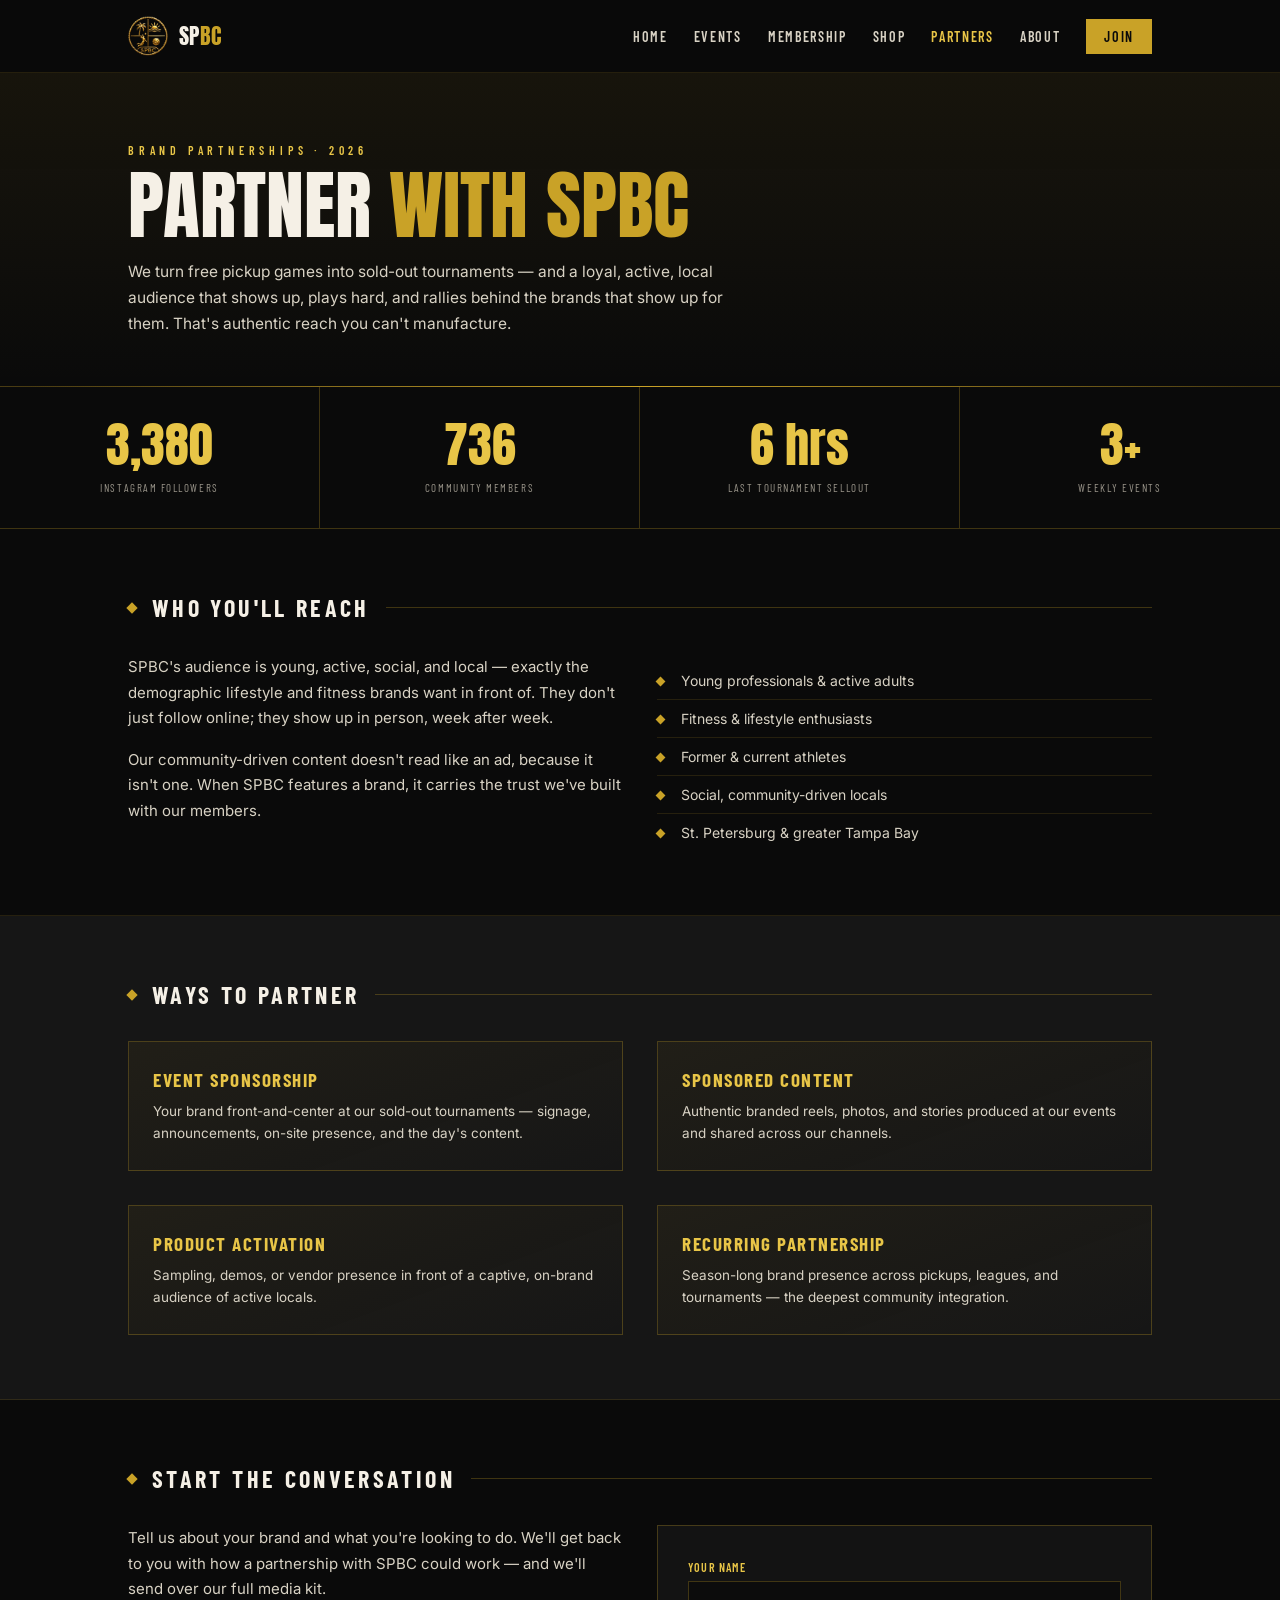
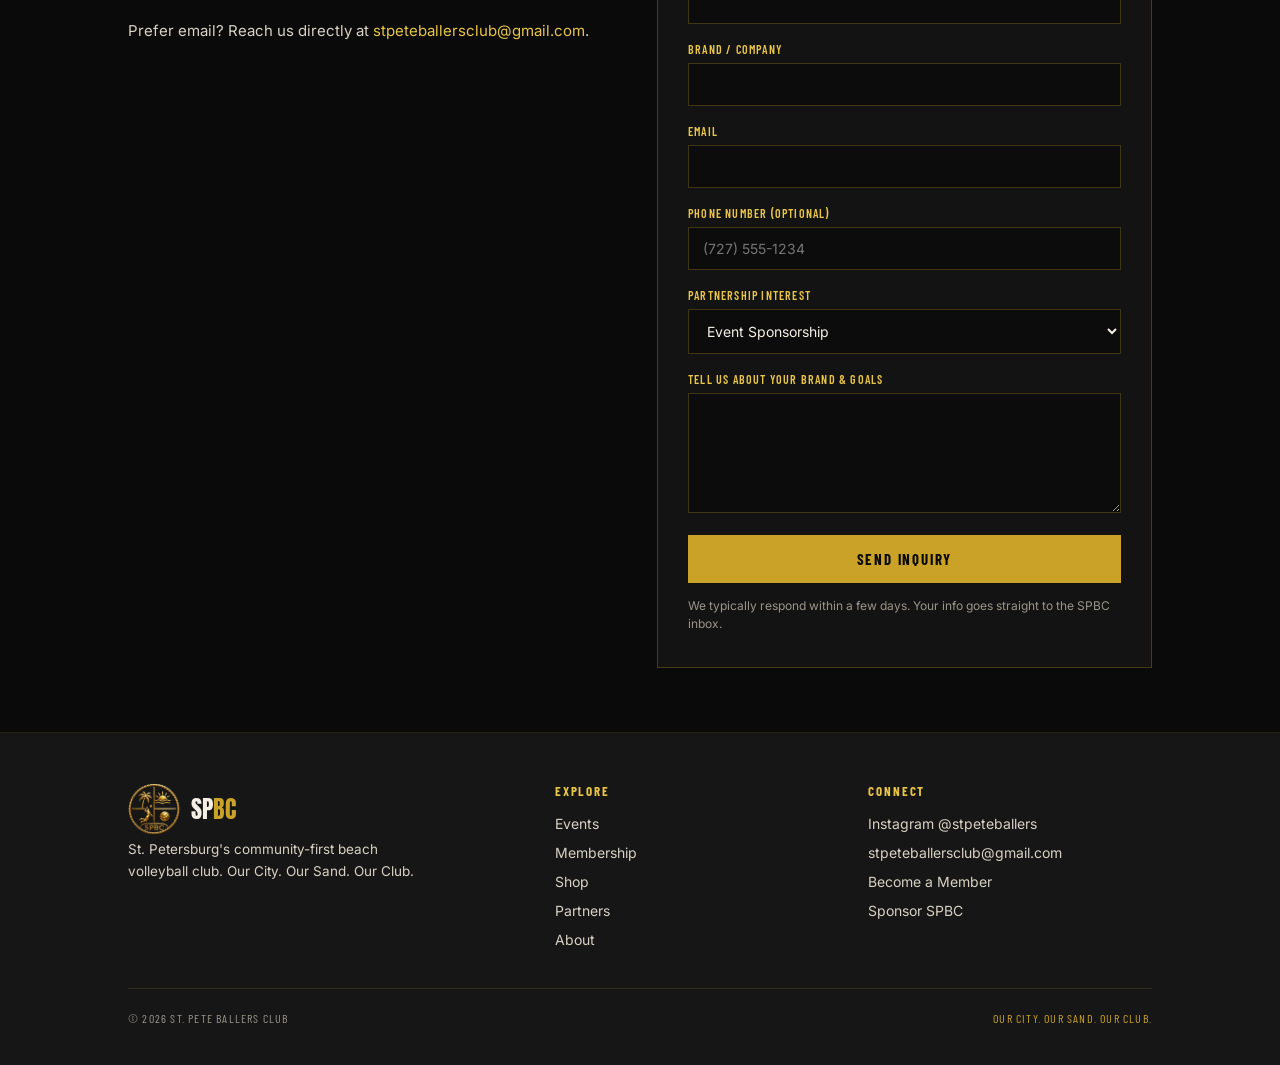
<file: partners.html>
<!DOCTYPE html>
<html lang="en">
<head>
<meta charset="UTF-8">
<meta name="viewport" content="width=device-width, initial-scale=1.0">
<title>Partners — St. Pete Ballers Club</title>
<meta name="description" content="Partner with St. Pete Ballers Club. Reach an engaged, local, active audience through event sponsorship, sponsored content, and product activations.">
<link rel="stylesheet" href="styles.css">
</head>
<body>

<nav class="nav">
  <div class="nav-inner">
    <a href="index.html" class="brand"><img src="spbc-logo-liquid-small.png" alt="St. Pete Ballers Club crest"><span class="brand-word">SP<span class="gold">BC</span></span></a>
    <ul class="nav-links" id="navLinks">
      <li><a href="index.html">Home</a></li>
      <li><a href="events.html">Events</a></li>
      <li><a href="membership.html">Membership</a></li>
      <li><a href="shop.html">Shop</a></li>
      <li><a href="partners.html" class="active">Partners</a></li>
      <li><a href="about.html">About</a></li>
      <li><a href="about.html#join" class="nav-cta">Join</a></li>
    </ul>
    <button class="nav-toggle" id="navToggle" aria-label="Menu">☰</button>
  </div>
</nav>

<header class="page-header">
  <div class="wrap">
    <div class="eyebrow">Brand Partnerships · 2026</div>
    <h1>Partner <span class="gold">With SPBC</span></h1>
    <p>We turn free pickup games into sold-out tournaments — and a loyal, active, local audience that shows up, plays hard, and rallies behind the brands that show up for them. That's authentic reach you can't manufacture.</p>
  </div>
</header>

<!-- STATS -->
<section class="stats">
  <div class="stat"><div class="num">3,380</div><div class="lab">Instagram Followers</div></div>
  <div class="stat"><div class="num">736</div><div class="lab">Community Members</div></div>
  <div class="stat"><div class="num">6 hrs</div><div class="lab">Last Tournament Sellout</div></div>
  <div class="stat"><div class="num">3+</div><div class="lab">Weekly Events</div></div>
</section>

<!-- AUDIENCE -->
<section class="block">
  <div class="wrap">
    <div class="section-head">
      <span class="diamond"></span>
      <h2>Who You'll Reach</h2>
      <span class="rule"></span>
    </div>
    <div class="grid-2">
      <div>
        <p class="lead-text">SPBC's audience is young, active, social, and local — exactly the demographic lifestyle and fitness brands want in front of. They don't just follow online; they show up in person, week after week.</p>
        <p class="lead-text">Our community-driven content doesn't read like an ad, because it isn't one. When SPBC features a brand, it carries the trust we've built with our members.</p>
      </div>
      <ul class="perks">
        <li>Young professionals &amp; active adults</li>
        <li>Fitness &amp; lifestyle enthusiasts</li>
        <li>Former &amp; current athletes</li>
        <li>Social, community-driven locals</li>
        <li>St. Petersburg &amp; greater Tampa Bay</li>
      </ul>
    </div>
  </div>
</section>

<!-- OPPORTUNITIES -->
<section class="block block-dark">
  <div class="wrap">
    <div class="section-head">
      <span class="diamond"></span>
      <h2>Ways To Partner</h2>
      <span class="rule"></span>
    </div>
    <div class="grid-2">
      <div class="card"><h3>Event Sponsorship</h3><p>Your brand front-and-center at our sold-out tournaments — signage, announcements, on-site presence, and the day's content.</p></div>
      <div class="card"><h3>Sponsored Content</h3><p>Authentic branded reels, photos, and stories produced at our events and shared across our channels.</p></div>
      <div class="card"><h3>Product Activation</h3><p>Sampling, demos, or vendor presence in front of a captive, on-brand audience of active locals.</p></div>
      <div class="card"><h3>Recurring Partnership</h3><p>Season-long brand presence across pickups, leagues, and tournaments — the deepest community integration.</p></div>
    </div>
  </div>
</section>

<!-- SPONSOR FORM -->
<section class="block" id="sponsor">
  <div class="wrap">
    <div class="section-head">
      <span class="diamond"></span>
      <h2>Start The Conversation</h2>
      <span class="rule"></span>
    </div>
    <div class="grid-2">
      <div>
        <p class="lead-text">Tell us about your brand and what you're looking to do. We'll get back to you with how a partnership with SPBC could work — and we'll send over our full media kit.</p>
        <p class="lead-text">Prefer email? Reach us directly at <a href="mailto:stpeteballersclub@gmail.com" style="color:var(--gold-bright);">stpeteballersclub@gmail.com</a>.</p>
      </div>
      <div class="form-card">
        <!-- FORMSPREE: replace YOUR_SPONSOR_FORM_ID with the endpoint from your Formspree sponsor form -->
        <form action="https://formspree.io/f/mojzlodd" method="POST">
          <input type="hidden" name="_subject" value="New SPBC Sponsorship Inquiry">
          <div class="field">
            <label for="s-name">Your Name</label>
            <input id="s-name" type="text" name="name" required>
          </div>
          <div class="field">
            <label for="s-brand">Brand / Company</label>
            <input id="s-brand" type="text" name="company" required>
          </div>
          <div class="field">
            <label for="s-email">Email</label>
            <input id="s-email" type="email" name="email" required>
          </div>
          <div class="field">
            <label for="s-phone">Phone Number (optional)</label>
            <input id="s-phone" type="tel" name="phone" placeholder="(727) 555-1234">
          </div>
          <div class="field">
            <label for="s-type">Partnership Interest</label>
            <select id="s-type" name="partnership_interest">
              <option>Event Sponsorship</option>
              <option>Sponsored Content</option>
              <option>Product Activation</option>
              <option>Recurring Partnership</option>
              <option>Not sure yet — let's talk</option>
            </select>
          </div>
          <div class="field">
            <label for="s-msg">Tell us about your brand &amp; goals</label>
            <textarea id="s-msg" name="message" required></textarea>
          </div>
          <button type="submit" class="btn btn-primary" style="width:100%;">Send Inquiry</button>
          <p class="form-note">We typically respond within a few days. Your info goes straight to the SPBC inbox.</p>
        </form>
      </div>
    </div>
  </div>
</section>

<footer class="footer">
  <div class="wrap">
    <div class="footer-grid">
      <div>
        <div class="brand"><img src="spbc-logo-liquid-small.png" alt="St. Pete Ballers Club crest"><span class="brand-word">SP<span class="gold">BC</span></span></div>
        <p>St. Petersburg's community-first beach volleyball club. Our City. Our Sand. Our Club.</p>
      </div>
      <div>
        <h5>Explore</h5>
        <ul class="footer-links">
          <li><a href="events.html">Events</a></li>
          <li><a href="membership.html">Membership</a></li>
          <li><a href="shop.html">Shop</a></li>
          <li><a href="partners.html">Partners</a></li>
          <li><a href="about.html">About</a></li>
        </ul>
      </div>
      <div>
        <h5>Connect</h5>
        <ul class="footer-links">
          <li><a href="https://instagram.com/stpeteballers" target="_blank" rel="noopener">Instagram @stpeteballers</a></li>
          <li><a href="mailto:stpeteballersclub@gmail.com">stpeteballersclub@gmail.com</a></li>
          <li><a href="about.html#join">Become a Member</a></li>
          <li><a href="partners.html#sponsor">Sponsor SPBC</a></li>
        </ul>
      </div>
    </div>
    <div class="footer-bottom">
      <span>© 2026 St. Pete Ballers Club</span>
      <span class="gold">Our City. Our Sand. Our Club.</span>
    </div>
  </div>
</footer>

<script>
  const t = document.getElementById('navToggle');
  const l = document.getElementById('navLinks');
  if (t) t.addEventListener('click', () => l.classList.toggle('open'));
</script>
</body>
</html>
</file>
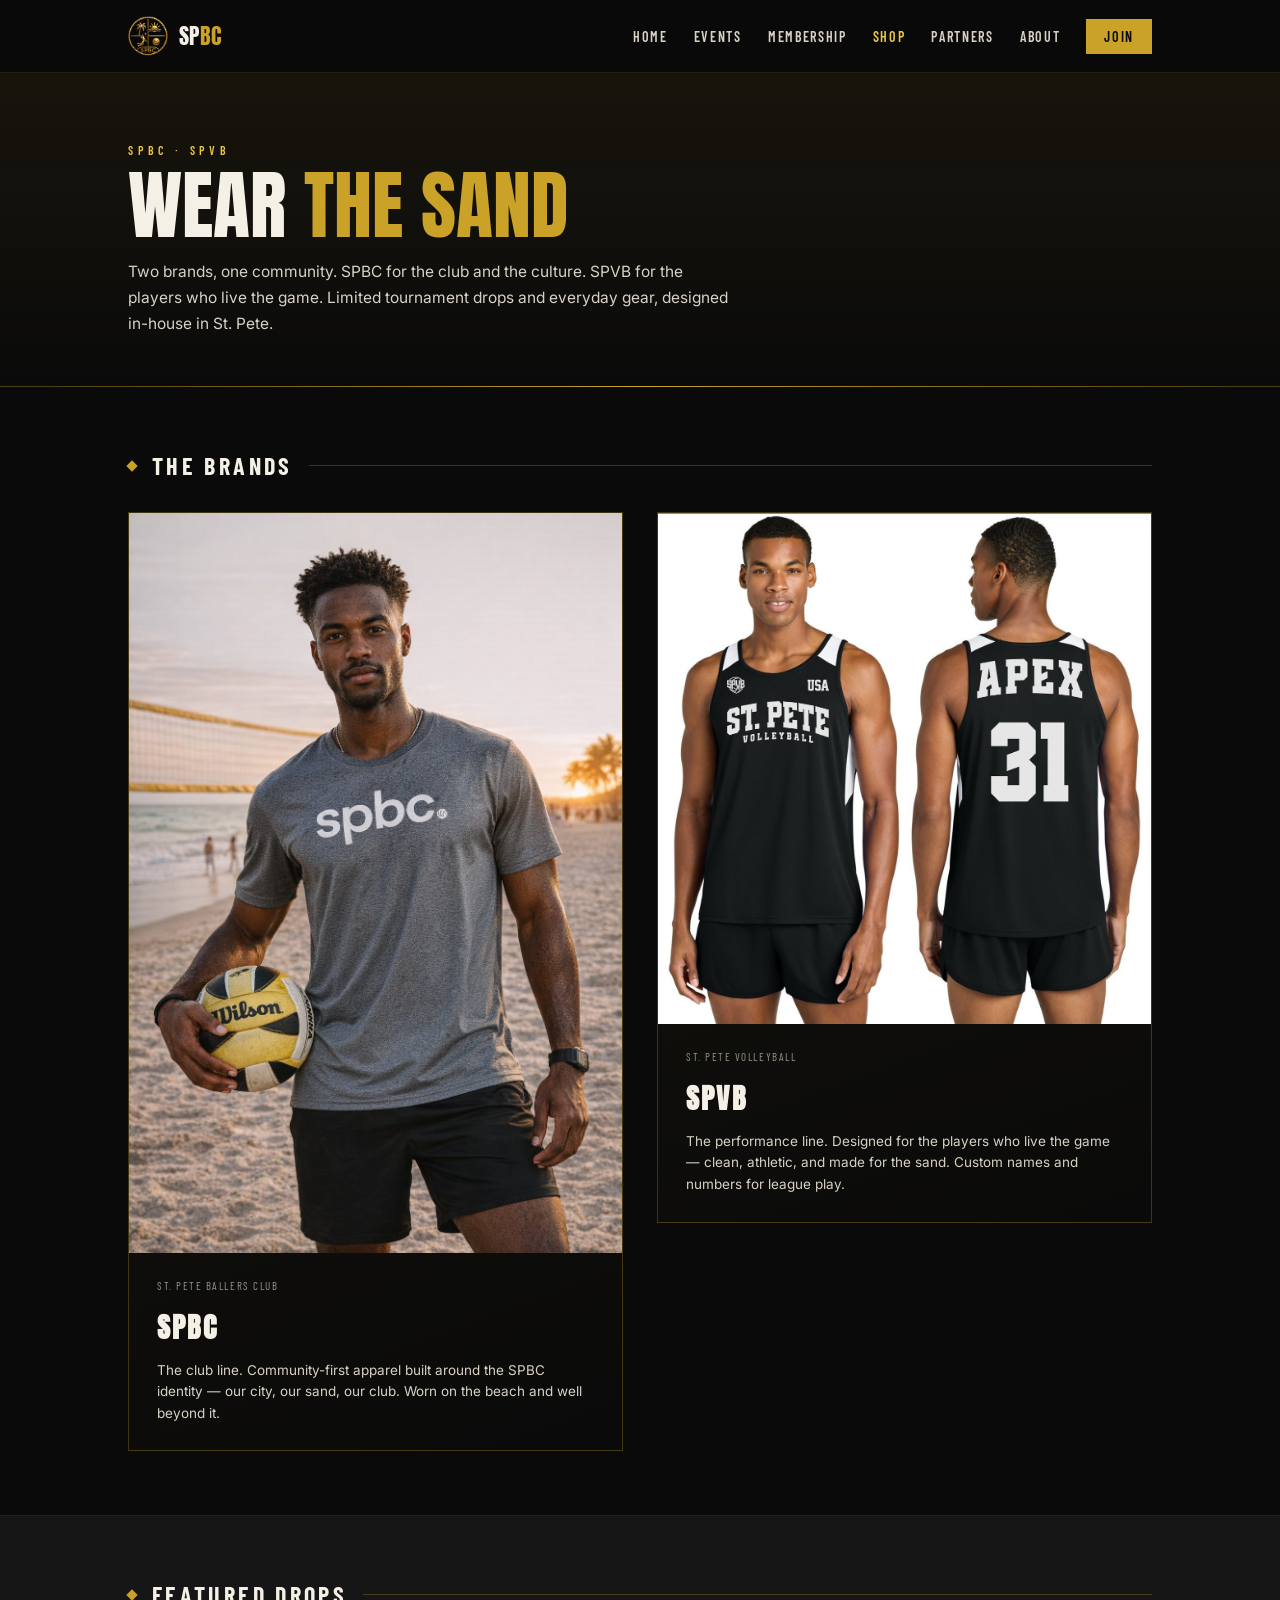
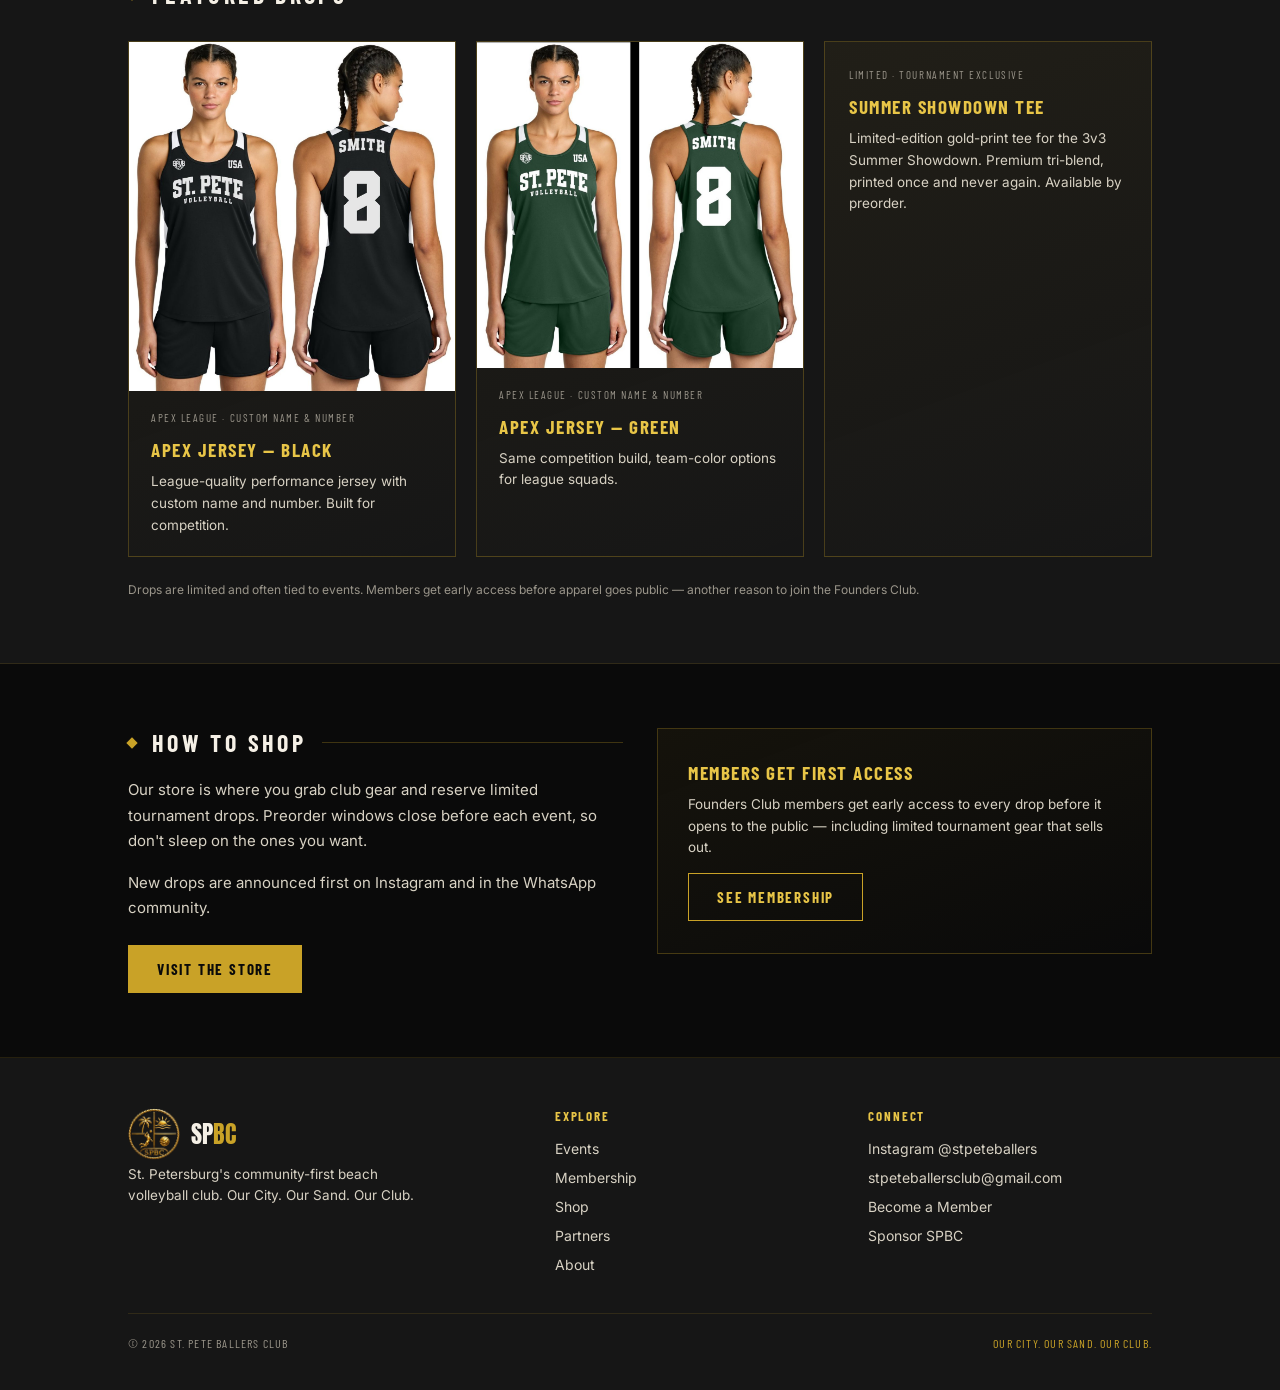
<file: shop.html>
<!DOCTYPE html>
<html lang="en">
<head>
<meta charset="UTF-8">
<meta name="viewport" content="width=device-width, initial-scale=1.0">
<title>Shop — St. Pete Ballers Club</title>
<meta name="description" content="SPBC and SPVB performance apparel. Limited tournament drops and everyday beach volleyball gear from St. Pete Ballers Club.">
<link rel="stylesheet" href="styles.css">
</head>
<body>

<nav class="nav">
  <div class="nav-inner">
    <a href="index.html" class="brand"><img src="spbc-logo-liquid-small.png" alt="St. Pete Ballers Club crest"><span class="brand-word">SP<span class="gold">BC</span></span></a>
    <ul class="nav-links" id="navLinks">
      <li><a href="index.html">Home</a></li>
      <li><a href="events.html">Events</a></li>
      <li><a href="membership.html">Membership</a></li>
      <li><a href="shop.html" class="active">Shop</a></li>
      <li><a href="partners.html">Partners</a></li>
      <li><a href="about.html">About</a></li>
      <li><a href="about.html#join" class="nav-cta">Join</a></li>
    </ul>
    <button class="nav-toggle" id="navToggle" aria-label="Menu">☰</button>
  </div>
</nav>

<header class="page-header">
  <div class="wrap">
    <div class="eyebrow">SPBC · SPVB</div>
    <h1>Wear <span class="gold">The Sand</span></h1>
    <p>Two brands, one community. SPBC for the club and the culture. SPVB for the players who live the game. Limited tournament drops and everyday gear, designed in-house in St. Pete.</p>
  </div>
</header>

<!-- BRANDS -->
<section class="block">
  <div class="wrap">
    <div class="section-head">
      <span class="diamond"></span>
      <h2>The Brands</h2>
      <span class="rule"></span>
    </div>
    <div class="grid-2">
      <div class="card" style="padding:0;overflow:hidden;">
        <img src="product-spbc-tee.jpg" alt="SPBC performance tee" loading="lazy" style="width:100%;display:block;">
        <div style="padding:26px 28px;">
          <div class="tag">St. Pete Ballers Club</div>
          <h3 style="font-size:28px;font-family:'Anton',sans-serif;color:var(--sand);">SPBC</h3>
          <p style="margin:12px 0 0;">The club line. Community-first apparel built around the SPBC identity — our city, our sand, our club. Worn on the beach and well beyond it.</p>
        </div>
      </div>
      <div class="card" style="padding:0;overflow:hidden;">
        <img src="product-apex-mens.jpg" alt="SPVB St. Pete Volleyball Apex jersey" loading="lazy" style="width:100%;display:block;">
        <div style="padding:26px 28px;">
          <div class="tag">St. Pete Volleyball</div>
          <h3 style="font-size:28px;font-family:'Anton',sans-serif;color:var(--sand);">SPVB</h3>
          <p style="margin:12px 0 0;">The performance line. Designed for the players who live the game — clean, athletic, and made for the sand. Custom names and numbers for league play.</p>
        </div>
      </div>
    </div>
  </div>
</section>

<!-- DROPS -->
<section class="block block-dark">
  <div class="wrap">
    <div class="section-head">
      <span class="diamond"></span>
      <h2>Featured Drops</h2>
      <span class="rule"></span>
    </div>
    <div class="grid-3">
      <div class="card" style="padding:0;overflow:hidden;">
        <img src="product-apex-womens.jpg" alt="SPVB Apex women's jersey in black" loading="lazy" style="width:100%;display:block;">
        <div style="padding:20px 22px;">
          <div class="tag">Apex League · Custom Name &amp; Number</div>
          <h3>Apex Jersey — Black</h3>
          <p>League-quality performance jersey with custom name and number. Built for competition.</p>
        </div>
      </div>
      <div class="card" style="padding:0;overflow:hidden;">
        <img src="product-apex-green.jpg" alt="SPVB Apex women's jersey in green" loading="lazy" style="width:100%;display:block;">
        <div style="padding:20px 22px;">
          <div class="tag">Apex League · Custom Name &amp; Number</div>
          <h3>Apex Jersey — Green</h3>
          <p>Same competition build, team-color options for league squads.</p>
        </div>
      </div>
      <div class="card">
        <div class="tag">Limited · Tournament Exclusive</div>
        <h3>Summer Showdown Tee</h3>
        <p>Limited-edition gold-print tee for the 3v3 Summer Showdown. Premium tri-blend, printed once and never again. Available by preorder.</p>
      </div>
    </div>
    <p class="form-note" style="margin-top:24px;">Drops are limited and often tied to events. Members get early access before apparel goes public — another reason to join the Founders Club.</p>
  </div>
</section>

<!-- HOW TO BUY -->
<section class="block">
  <div class="wrap">
    <div class="grid-2">
      <div>
        <div class="section-head" style="margin-bottom:20px;">
          <span class="diamond"></span>
          <h2>How To Shop</h2>
          <span class="rule"></span>
        </div>
        <p class="lead-text">Our store is where you grab club gear and reserve limited tournament drops. Preorder windows close before each event, so don't sleep on the ones you want.</p>
        <p class="lead-text">New drops are announced first on Instagram and in the WhatsApp community.</p>
        <!-- Replace with your live Wix store URL -->
        <a href="#" class="btn btn-primary" style="margin-top:8px;">Visit the Store</a>
      </div>
      <div class="card" style="padding:32px 30px;">
        <h3>Members Get First Access</h3>
        <p style="margin-bottom:14px;">Founders Club members get early access to every drop before it opens to the public — including limited tournament gear that sells out.</p>
        <a href="membership.html" class="btn btn-ghost">See Membership</a>
      </div>
    </div>
  </div>
</section>

<footer class="footer">
  <div class="wrap">
    <div class="footer-grid">
      <div>
        <div class="brand"><img src="spbc-logo-liquid-small.png" alt="St. Pete Ballers Club crest"><span class="brand-word">SP<span class="gold">BC</span></span></div>
        <p>St. Petersburg's community-first beach volleyball club. Our City. Our Sand. Our Club.</p>
      </div>
      <div>
        <h5>Explore</h5>
        <ul class="footer-links">
          <li><a href="events.html">Events</a></li>
          <li><a href="membership.html">Membership</a></li>
          <li><a href="shop.html">Shop</a></li>
          <li><a href="partners.html">Partners</a></li>
          <li><a href="about.html">About</a></li>
        </ul>
      </div>
      <div>
        <h5>Connect</h5>
        <ul class="footer-links">
          <li><a href="https://instagram.com/stpeteballers" target="_blank" rel="noopener">Instagram @stpeteballers</a></li>
          <li><a href="mailto:stpeteballersclub@gmail.com">stpeteballersclub@gmail.com</a></li>
          <li><a href="about.html#join">Become a Member</a></li>
          <li><a href="partners.html#sponsor">Sponsor SPBC</a></li>
        </ul>
      </div>
    </div>
    <div class="footer-bottom">
      <span>© 2026 St. Pete Ballers Club</span>
      <span class="gold">Our City. Our Sand. Our Club.</span>
    </div>
  </div>
</footer>

<script>
  const t = document.getElementById('navToggle');
  const l = document.getElementById('navLinks');
  if (t) t.addEventListener('click', () => l.classList.toggle('open'));
</script>
</body>
</html>
</file>
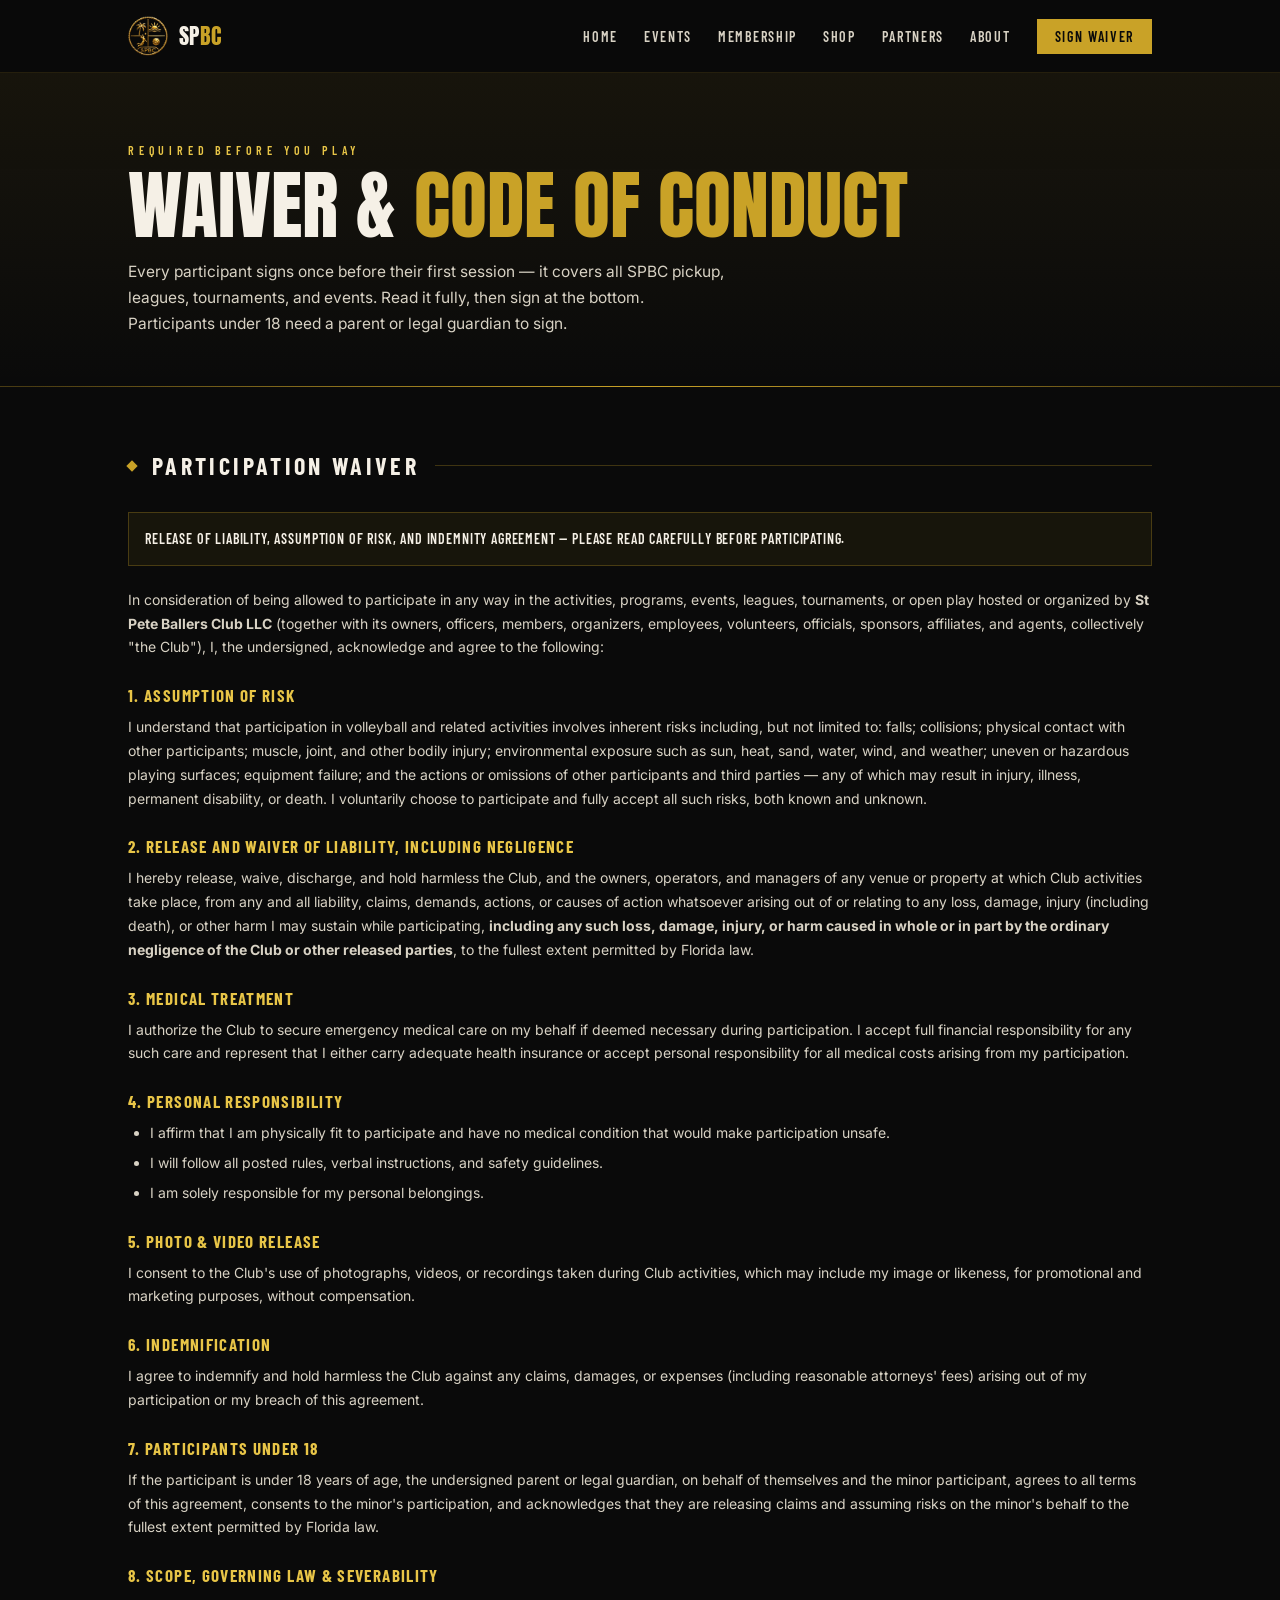
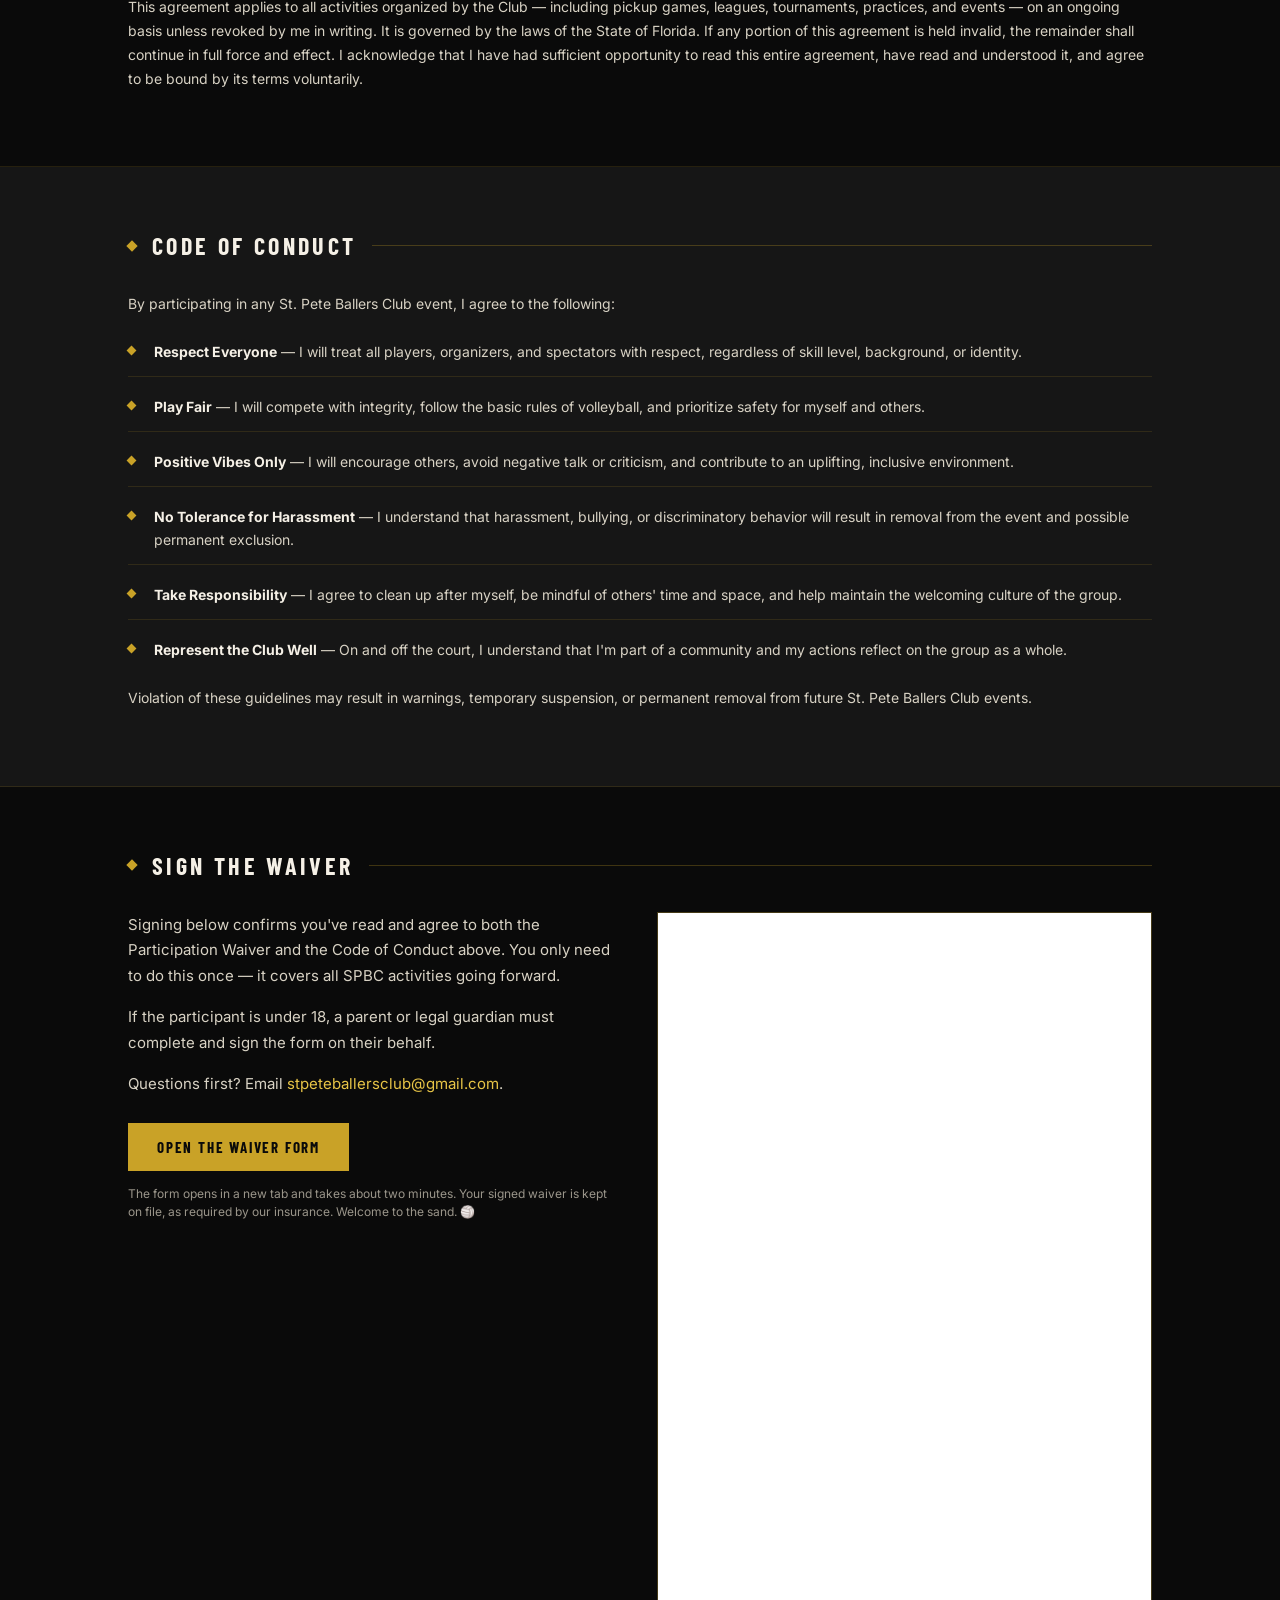
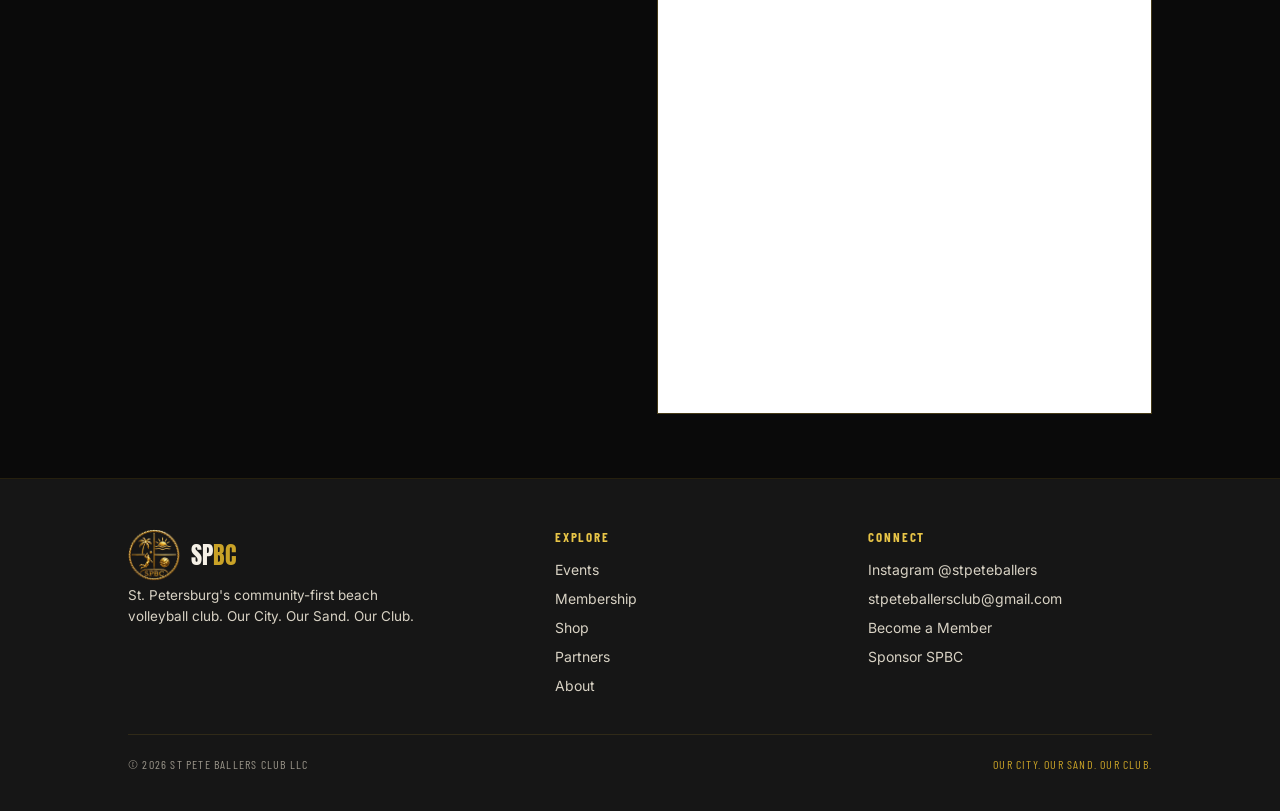
<file: waiver.html>
<!DOCTYPE html>
<html lang="en">
<head>
<meta charset="UTF-8">
<meta name="viewport" content="width=device-width, initial-scale=1.0">
<title>Waiver &amp; Code of Conduct — St. Pete Ballers Club</title>
<meta name="description" content="St. Pete Ballers Club participation waiver and code of conduct. Read and sign before your first session.">
<link rel="stylesheet" href="styles.css">
<style>
  .legal h3 {
    font-family: 'Barlow Condensed', sans-serif;
    font-weight: 700;
    text-transform: uppercase;
    letter-spacing: 0.08em;
    font-size: 17px;
    color: var(--gold-bright);
    margin: 26px 0 10px;
  }
  .legal h3:first-child { margin-top: 0; }
  .legal p, .legal li {
    font-size: 14px;
    line-height: 1.7;
    color: var(--text);
    margin-bottom: 12px;
  }
  .legal ul { padding-left: 22px; margin-bottom: 12px; }
  .legal li { margin-bottom: 6px; }
  .legal .notice {
    font-family: 'Barlow Condensed', sans-serif;
    font-weight: 600;
    letter-spacing: 0.06em;
    text-transform: uppercase;
    color: var(--sand);
    border: 1px solid var(--line);
    background: rgba(201,162,39,0.07);
    padding: 14px 16px;
    margin-bottom: 22px;
    font-size: 14px;
  }
  .conduct-list { list-style: none; padding-left: 0 !important; }
  .conduct-list li {
    padding: 12px 0 12px 26px;
    position: relative;
    border-bottom: 1px solid var(--line-soft);
  }
  .conduct-list li:last-child { border-bottom: none; }
  .conduct-list li::before {
    content: ""; position: absolute; left: 0; top: 19px;
    width: 7px; height: 7px; background: var(--gold); transform: rotate(45deg);
  }
  .conduct-list strong { color: var(--sand); }
  #guardianFields { display: none; border-top: 1px solid var(--line); padding-top: 18px; margin-top: 4px; }
  #guardianFields.show { display: block; }
  .check-row { display: flex; gap: 10px; align-items: flex-start; margin-bottom: 16px; }
  .check-row input[type="checkbox"] { margin-top: 3px; width: auto; accent-color: var(--gold); }
  .check-row label {
    font-family: 'Inter', sans-serif !important;
    text-transform: none !important;
    letter-spacing: 0 !important;
    font-size: 13px !important;
    color: var(--text) !important;
    line-height: 1.55;
  }
</style>
</head>
<body>

<nav class="nav">
  <div class="nav-inner">
    <a href="index.html" class="brand"><img src="spbc-logo-liquid-small.png" alt="St. Pete Ballers Club crest"><span class="brand-word">SP<span class="gold">BC</span></span></a>
    <ul class="nav-links" id="navLinks">
      <li><a href="index.html">Home</a></li>
      <li><a href="events.html">Events</a></li>
      <li><a href="membership.html">Membership</a></li>
      <li><a href="shop.html">Shop</a></li>
      <li><a href="partners.html">Partners</a></li>
      <li><a href="about.html">About</a></li>
      <li><a href="#sign" class="nav-cta">Sign Waiver</a></li>
    </ul>
    <button class="nav-toggle" id="navToggle" aria-label="Menu">☰</button>
  </div>
</nav>

<header class="page-header">
  <div class="wrap">
    <div class="eyebrow">Required Before You Play</div>
    <h1>Waiver &amp; <span class="gold">Code of Conduct</span></h1>
    <p>Every participant signs once before their first session — it covers all SPBC pickup, leagues, tournaments, and events. Read it fully, then sign at the bottom. Participants under 18 need a parent or legal guardian to sign.</p>
  </div>
</header>

<!-- WAIVER TEXT -->
<section class="block">
  <div class="wrap">
    <div class="section-head">
      <span class="diamond"></span>
      <h2>Participation Waiver</h2>
      <span class="rule"></span>
    </div>
    <div class="legal">
      <p class="notice">Release of Liability, Assumption of Risk, and Indemnity Agreement — please read carefully before participating.</p>

      <p>In consideration of being allowed to participate in any way in the activities, programs, events, leagues, tournaments, or open play hosted or organized by <strong>St Pete Ballers Club LLC</strong> (together with its owners, officers, members, organizers, employees, volunteers, officials, sponsors, affiliates, and agents, collectively "the Club"), I, the undersigned, acknowledge and agree to the following:</p>

      <h3>1. Assumption of Risk</h3>
      <p>I understand that participation in volleyball and related activities involves inherent risks including, but not limited to: falls; collisions; physical contact with other participants; muscle, joint, and other bodily injury; environmental exposure such as sun, heat, sand, water, wind, and weather; uneven or hazardous playing surfaces; equipment failure; and the actions or omissions of other participants and third parties — any of which may result in injury, illness, permanent disability, or death. I voluntarily choose to participate and fully accept all such risks, both known and unknown.</p>

      <h3>2. Release and Waiver of Liability, Including Negligence</h3>
      <p>I hereby release, waive, discharge, and hold harmless the Club, and the owners, operators, and managers of any venue or property at which Club activities take place, from any and all liability, claims, demands, actions, or causes of action whatsoever arising out of or relating to any loss, damage, injury (including death), or other harm I may sustain while participating, <strong>including any such loss, damage, injury, or harm caused in whole or in part by the ordinary negligence of the Club or other released parties</strong>, to the fullest extent permitted by Florida law.</p>

      <h3>3. Medical Treatment</h3>
      <p>I authorize the Club to secure emergency medical care on my behalf if deemed necessary during participation. I accept full financial responsibility for any such care and represent that I either carry adequate health insurance or accept personal responsibility for all medical costs arising from my participation.</p>

      <h3>4. Personal Responsibility</h3>
      <ul>
        <li>I affirm that I am physically fit to participate and have no medical condition that would make participation unsafe.</li>
        <li>I will follow all posted rules, verbal instructions, and safety guidelines.</li>
        <li>I am solely responsible for my personal belongings.</li>
      </ul>

      <h3>5. Photo &amp; Video Release</h3>
      <p>I consent to the Club's use of photographs, videos, or recordings taken during Club activities, which may include my image or likeness, for promotional and marketing purposes, without compensation.</p>

      <h3>6. Indemnification</h3>
      <p>I agree to indemnify and hold harmless the Club against any claims, damages, or expenses (including reasonable attorneys' fees) arising out of my participation or my breach of this agreement.</p>

      <h3>7. Participants Under 18</h3>
      <p>If the participant is under 18 years of age, the undersigned parent or legal guardian, on behalf of themselves and the minor participant, agrees to all terms of this agreement, consents to the minor's participation, and acknowledges that they are releasing claims and assuming risks on the minor's behalf to the fullest extent permitted by Florida law.</p>

      <h3>8. Scope, Governing Law &amp; Severability</h3>
      <p>This agreement applies to all activities organized by the Club — including pickup games, leagues, tournaments, practices, and events — on an ongoing basis unless revoked by me in writing. It is governed by the laws of the State of Florida. If any portion of this agreement is held invalid, the remainder shall continue in full force and effect. I acknowledge that I have had sufficient opportunity to read this entire agreement, have read and understood it, and agree to be bound by its terms voluntarily.</p>
    </div>
  </div>
</section>

<!-- CODE OF CONDUCT -->
<section class="block block-dark">
  <div class="wrap">
    <div class="section-head">
      <span class="diamond"></span>
      <h2>Code of Conduct</h2>
      <span class="rule"></span>
    </div>
    <div class="legal">
      <p>By participating in any St. Pete Ballers Club event, I agree to the following:</p>
      <ul class="conduct-list">
        <li><strong>Respect Everyone</strong> — I will treat all players, organizers, and spectators with respect, regardless of skill level, background, or identity.</li>
        <li><strong>Play Fair</strong> — I will compete with integrity, follow the basic rules of volleyball, and prioritize safety for myself and others.</li>
        <li><strong>Positive Vibes Only</strong> — I will encourage others, avoid negative talk or criticism, and contribute to an uplifting, inclusive environment.</li>
        <li><strong>No Tolerance for Harassment</strong> — I understand that harassment, bullying, or discriminatory behavior will result in removal from the event and possible permanent exclusion.</li>
        <li><strong>Take Responsibility</strong> — I agree to clean up after myself, be mindful of others' time and space, and help maintain the welcoming culture of the group.</li>
        <li><strong>Represent the Club Well</strong> — On and off the court, I understand that I'm part of a community and my actions reflect on the group as a whole.</li>
      </ul>
      <p>Violation of these guidelines may result in warnings, temporary suspension, or permanent removal from future St. Pete Ballers Club events.</p>
    </div>
  </div>
</section>

<!-- SIGNATURE FORM -->
<section class="block" id="sign">
  <div class="wrap">
    <div class="section-head">
      <span class="diamond"></span>
      <h2>Sign The Waiver</h2>
      <span class="rule"></span>
    </div>
    <div class="grid-2">
      <div>
        <p class="lead-text">Signing below confirms you've read and agree to both the Participation Waiver and the Code of Conduct above. You only need to do this once — it covers all SPBC activities going forward.</p>
        <p class="lead-text">If the participant is under 18, a parent or legal guardian must complete and sign the form on their behalf.</p>
        <p class="lead-text">Questions first? Email <a href="mailto:stpeteballersclub@gmail.com" style="color:var(--gold-bright);">stpeteballersclub@gmail.com</a>.</p>
        <a href="https://docs.google.com/forms/d/e/1FAIpQLSe4vOb_4rl8Dtbf1ZRXCW45BYnxnFgCiMLUwcZEDzyFkONX4w/viewform" target="_blank" rel="noopener" class="btn btn-primary" style="margin-top:10px;">Open the Waiver Form</a>
        <p class="form-note">The form opens in a new tab and takes about two minutes. Your signed waiver is kept on file, as required by our insurance. Welcome to the sand. 🏐</p>
      </div>
      <div class="form-card" style="padding:0;overflow:hidden;">
        <iframe src="https://docs.google.com/forms/d/e/1FAIpQLSe4vOb_4rl8Dtbf1ZRXCW45BYnxnFgCiMLUwcZEDzyFkONX4w/viewform?embedded=true" width="100%" height="1100" frameborder="0" marginheight="0" marginwidth="0" style="display:block;background:#fff;" title="SPBC Waiver Form">Loading…</iframe>
      </div>
    </div>
  </div>
</section>

<footer class="footer">
  <div class="wrap">
    <div class="footer-grid">
      <div>
        <div class="brand"><img src="spbc-logo-liquid-small.png" alt="St. Pete Ballers Club crest"><span class="brand-word">SP<span class="gold">BC</span></span></div>
        <p>St. Petersburg's community-first beach volleyball club. Our City. Our Sand. Our Club.</p>
      </div>
      <div>
        <h5>Explore</h5>
        <ul class="footer-links">
          <li><a href="events.html">Events</a></li>
          <li><a href="membership.html">Membership</a></li>
          <li><a href="shop.html">Shop</a></li>
          <li><a href="partners.html">Partners</a></li>
          <li><a href="about.html">About</a></li>
        </ul>
      </div>
      <div>
        <h5>Connect</h5>
        <ul class="footer-links">
          <li><a href="https://instagram.com/stpeteballers" target="_blank" rel="noopener">Instagram @stpeteballers</a></li>
          <li><a href="mailto:stpeteballersclub@gmail.com">stpeteballersclub@gmail.com</a></li>
          <li><a href="about.html#join">Become a Member</a></li>
          <li><a href="partners.html#sponsor">Sponsor SPBC</a></li>
        </ul>
      </div>
    </div>
    <div class="footer-bottom">
      <span>© 2026 St Pete Ballers Club LLC</span>
      <span class="gold">Our City. Our Sand. Our Club.</span>
    </div>
  </div>
</footer>

<script>
  const t = document.getElementById('navToggle');
  const l = document.getElementById('navLinks');
  if (t) t.addEventListener('click', () => l.classList.toggle('open'));

</script>
</body>
</html>
</file>
<file: styles.css>
/* =========================================================
   ST. PETE BALLERS CLUB — SITE STYLES
   Brand identity carried from the SPBC Media Kit:
   Anton (display) · Barlow Condensed (labels/headers) · Inter (body)
   Ink black + metallic gold · diamond + gold-rule motifs
   ========================================================= */

@import url('https://fonts.googleapis.com/css2?family=Anton&family=Barlow+Condensed:wght@500;600;700&family=Inter:wght@400;500;600&display=swap');

:root {
  --ink: #0a0a0a;
  --ink-soft: #161616;
  --ink-card: #131313;
  --gold: #C9A227;
  --gold-bright: #E8C547;
  --gold-deep: #8a6d18;
  --sand: #F5F0E6;
  --paper: #faf7f0;
  --line: rgba(201, 162, 39, 0.28);
  --line-soft: rgba(201, 162, 39, 0.14);
  --muted: #9a958a;
  --text: #d8d2c4;
}

* { margin: 0; padding: 0; box-sizing: border-box; }

html { scroll-behavior: smooth; }

body {
  background: var(--ink);
  font-family: 'Inter', sans-serif;
  color: var(--sand);
  -webkit-font-smoothing: antialiased;
  overflow-x: hidden;
}

a { color: inherit; text-decoration: none; }

img { max-width: 100%; display: block; }

/* ---------- LAYOUT SHELL ---------- */
.wrap {
  max-width: 1080px;
  margin: 0 auto;
  padding: 0 28px;
}

section { position: relative; }

/* ---------- NAV ---------- */
.nav {
  position: sticky;
  top: 0;
  z-index: 50;
  background: rgba(10,10,10,0.82);
  backdrop-filter: blur(10px);
  border-bottom: 1px solid var(--line-soft);
}
.nav-inner {
  max-width: 1080px;
  margin: 0 auto;
  padding: 16px 28px;
  display: flex;
  align-items: center;
  justify-content: space-between;
  gap: 20px;
}
.brand {
  font-family: 'Anton', sans-serif;
  font-size: 22px;
  letter-spacing: 0.02em;
  text-transform: uppercase;
  color: var(--sand);
  white-space: nowrap;
  display: flex;
  align-items: center;
  gap: 11px;
}
.brand .gold { color: var(--gold); }
.brand img { height: 40px; width: auto; display: block; }
.brand .brand-word { line-height: 1; }
.footer .brand { font-size: 24px; }
.footer .brand img { height: 52px; }

.nav-links {
  display: flex;
  align-items: center;
  gap: 26px;
  list-style: none;
}
.nav-links a {
  font-family: 'Barlow Condensed', sans-serif;
  font-weight: 600;
  text-transform: uppercase;
  letter-spacing: 0.12em;
  font-size: 14px;
  color: var(--text);
  transition: color 0.18s ease;
}
.nav-links a:hover, .nav-links a.active { color: var(--gold-bright); }

.nav-cta {
  font-family: 'Barlow Condensed', sans-serif;
  font-weight: 700;
  text-transform: uppercase;
  letter-spacing: 0.12em;
  font-size: 14px;
  color: var(--ink) !important;
  background: var(--gold);
  padding: 9px 18px;
  transition: background 0.18s ease;
}
.nav-cta:hover { background: var(--gold-bright); }

.nav-toggle {
  display: none;
  background: none;
  border: 1px solid var(--line);
  color: var(--gold-bright);
  font-size: 20px;
  width: 42px; height: 38px;
  cursor: pointer;
}

/* ---------- BUTTONS ---------- */
.btn {
  display: inline-block;
  font-family: 'Barlow Condensed', sans-serif;
  font-weight: 700;
  text-transform: uppercase;
  letter-spacing: 0.12em;
  font-size: 15px;
  padding: 14px 28px;
  cursor: pointer;
  transition: transform 0.15s ease, background 0.18s ease, color 0.18s ease;
  border: 1px solid var(--gold);
}
.btn-primary { background: var(--gold); color: var(--ink); }
.btn-primary:hover { background: var(--gold-bright); border-color: var(--gold-bright); transform: translateY(-2px); }
.btn-ghost { background: transparent; color: var(--gold-bright); }
.btn-ghost:hover { background: rgba(201,162,39,0.1); transform: translateY(-2px); }

/* ---------- SHARED SECTION HEADERS ---------- */
.eyebrow {
  font-family: 'Barlow Condensed', sans-serif;
  font-weight: 600;
  letter-spacing: 0.4em;
  text-transform: uppercase;
  font-size: 12px;
  color: var(--gold-bright);
}
.section-head {
  display: flex;
  align-items: center;
  gap: 16px;
  margin-bottom: 32px;
}
.section-head h2 {
  font-family: 'Barlow Condensed', sans-serif;
  font-weight: 700;
  text-transform: uppercase;
  letter-spacing: 0.14em;
  font-size: 24px;
  color: var(--sand);
  white-space: nowrap;
}
.section-head .rule { flex: 1; height: 1px; background: var(--line); }

.diamond {
  width: 8px; height: 8px;
  background: var(--gold);
  transform: rotate(45deg);
  flex-shrink: 0;
}

/* ---------- HERO (HOME) ---------- */
.hero {
  position: relative;
  padding: 90px 0 70px;
  border-bottom: 1px solid var(--line);
  background:
    radial-gradient(130% 90% at 50% -20%, #1f1d16 0%, var(--ink) 58%);
  overflow: hidden;
}
.hero::after {
  content: "";
  position: absolute;
  left: 28px; right: 28px; bottom: -1px; height: 1px;
  background: linear-gradient(90deg, transparent, var(--gold), transparent);
}
.hero h1 {
  font-family: 'Anton', sans-serif;
  font-weight: 400;
  font-size: clamp(54px, 11vw, 120px);
  line-height: 0.84;
  letter-spacing: 0.01em;
  text-transform: uppercase;
  color: var(--sand);
}
.hero h1 .gold { color: var(--gold); text-shadow: 0 0 1px rgba(232,197,71,0.5); }
.hero .tagline {
  font-family: 'Barlow Condensed', sans-serif;
  font-weight: 600;
  text-transform: uppercase;
  letter-spacing: 0.2em;
  font-size: clamp(15px, 2.4vw, 20px);
  margin-top: 26px;
  color: var(--sand);
}
.hero .tagline .dim { color: var(--gold); }
.hero .lede {
  margin-top: 24px;
  max-width: 56ch;
  font-size: 16px;
  line-height: 1.65;
  color: var(--text);
}
.hero-cta { margin-top: 36px; display: flex; gap: 14px; flex-wrap: wrap; }

/* ---------- PAGE HEADER (interior pages) ---------- */
.page-header {
  padding: 70px 0 50px;
  border-bottom: 1px solid var(--line);
  background: linear-gradient(180deg, rgba(201,162,39,0.07) 0%, transparent 100%);
  position: relative;
}
.page-header::after {
  content: "";
  position: absolute;
  left: 28px; right: 28px; bottom: -1px; height: 1px;
  background: linear-gradient(90deg, transparent, var(--gold), transparent);
}
.page-header h1 {
  font-family: 'Anton', sans-serif;
  font-weight: 400;
  font-size: clamp(40px, 8vw, 76px);
  line-height: 0.9;
  text-transform: uppercase;
  color: var(--sand);
  margin-top: 14px;
}
.page-header h1 .gold { color: var(--gold); }
.page-header p {
  margin-top: 20px;
  max-width: 60ch;
  font-size: 15.5px;
  line-height: 1.65;
  color: var(--text);
}

/* ---------- STATS BAR ---------- */
.stats {
  display: grid;
  grid-template-columns: repeat(4, 1fr);
  border-bottom: 1px solid var(--line);
}
.stat {
  padding: 34px 18px;
  text-align: center;
  border-right: 1px solid var(--line);
}
.stat:last-child { border-right: none; }
.stat .num {
  font-family: 'Anton', sans-serif;
  font-size: clamp(30px, 5vw, 48px);
  color: var(--gold-bright);
  line-height: 1;
}
.stat .lab {
  font-family: 'Barlow Condensed', sans-serif;
  text-transform: uppercase;
  letter-spacing: 0.14em;
  font-size: 11px;
  color: var(--muted);
  margin-top: 12px;
}

/* ---------- GENERIC SECTION ---------- */
.block { padding: 64px 0; border-bottom: 1px solid var(--line-soft); }
.block-dark { background: var(--ink-soft); }

.lead-text { font-size: 15px; line-height: 1.7; color: var(--text); margin-bottom: 16px; }
.lead-text:last-child { margin-bottom: 0; }

.grid-2 { display: grid; grid-template-columns: 1fr 1fr; gap: 34px; align-items: start; }
.grid-3 { display: grid; grid-template-columns: repeat(3, 1fr); gap: 20px; }

/* ---------- CARDS ---------- */
.card {
  border: 1px solid var(--line);
  padding: 26px 24px;
  background: linear-gradient(160deg, rgba(201,162,39,0.06), transparent);
  transition: transform 0.18s ease, border-color 0.18s ease;
}
.card:hover { transform: translateY(-3px); border-color: var(--gold); }
.card h3 {
  font-family: 'Barlow Condensed', sans-serif;
  font-weight: 700;
  text-transform: uppercase;
  letter-spacing: 0.08em;
  font-size: 19px;
  color: var(--gold-bright);
  margin-bottom: 10px;
}
.card p { font-size: 13.5px; line-height: 1.6; color: var(--text); }
.card .tag {
  font-family: 'Barlow Condensed', sans-serif;
  text-transform: uppercase;
  letter-spacing: 0.14em;
  font-size: 11px;
  color: var(--muted);
  margin-bottom: 14px;
}

/* ---------- EVENT / SCHEDULE LIST ---------- */
.event-row {
  display: grid;
  grid-template-columns: 150px 1fr auto;
  gap: 20px;
  align-items: center;
  padding: 22px 0;
  border-bottom: 1px solid var(--line-soft);
}
.event-row:last-child { border-bottom: none; }
.event-when {
  font-family: 'Anton', sans-serif;
  font-size: 20px;
  color: var(--gold-bright);
  text-transform: uppercase;
  line-height: 1.05;
}
.event-when small {
  display: block;
  font-family: 'Barlow Condensed', sans-serif;
  font-size: 13px;
  letter-spacing: 0.1em;
  color: var(--muted);
  margin-top: 4px;
}
.event-name {
  font-family: 'Barlow Condensed', sans-serif;
  font-weight: 700;
  text-transform: uppercase;
  letter-spacing: 0.06em;
  font-size: 19px;
  color: var(--sand);
}
.event-meta { font-size: 13px; color: var(--text); margin-top: 4px; }

/* ---------- PRICING (MEMBERSHIP) ---------- */
.price-grid { display: grid; grid-template-columns: 1fr 1fr; gap: 22px; }
.price-card {
  border: 1px solid var(--line);
  padding: 34px 30px;
  background: linear-gradient(160deg, rgba(201,162,39,0.06), transparent);
  position: relative;
}
.price-card.feature { border-color: var(--gold); box-shadow: 0 0 0 1px rgba(201,162,39,0.3); }
.price-card .ribbon {
  position: absolute; top: 18px; right: -1px;
  background: var(--gold); color: var(--ink);
  font-family: 'Barlow Condensed', sans-serif;
  font-weight: 700; text-transform: uppercase; letter-spacing: 0.1em;
  font-size: 11px; padding: 5px 14px;
}
.price-card .plan {
  font-family: 'Barlow Condensed', sans-serif;
  font-weight: 700; text-transform: uppercase; letter-spacing: 0.1em;
  font-size: 16px; color: var(--gold-bright);
}
.price-card .amount {
  font-family: 'Anton', sans-serif;
  font-size: 56px; color: var(--sand); line-height: 1; margin: 16px 0 6px;
}
.price-card .amount span { font-size: 18px; color: var(--muted); }
.price-card .sub { font-size: 13px; color: var(--muted); margin-bottom: 22px; }

.perks { list-style: none; margin-top: 8px; }
.perks li {
  font-size: 14px; color: var(--text);
  padding: 10px 0 10px 24px; position: relative;
  border-bottom: 1px solid var(--line-soft);
}
.perks li:last-child { border-bottom: none; }
.perks li::before {
  content: ""; position: absolute; left: 0; top: 16px;
  width: 7px; height: 7px; background: var(--gold); transform: rotate(45deg);
}

/* ---------- FORMS ---------- */
.form-card {
  border: 1px solid var(--line);
  padding: 34px 30px;
  background: var(--ink-card);
}
.field { margin-bottom: 18px; }
.field label {
  display: block;
  font-family: 'Barlow Condensed', sans-serif;
  font-weight: 600; text-transform: uppercase; letter-spacing: 0.1em;
  font-size: 12px; color: var(--gold-bright); margin-bottom: 7px;
}
.field input, .field textarea, .field select {
  width: 100%;
  background: #0c0c0c;
  border: 1px solid var(--line);
  color: var(--sand);
  font-family: 'Inter', sans-serif;
  font-size: 14px;
  padding: 12px 14px;
  transition: border-color 0.18s ease;
}
.field input:focus, .field textarea:focus, .field select:focus {
  outline: none; border-color: var(--gold-bright);
}
.field textarea { resize: vertical; min-height: 120px; }
.form-note { font-size: 12px; color: var(--muted); margin-top: 14px; line-height: 1.5; }

/* ---------- HOW TO JOIN STEPS ---------- */
.steps { display: grid; grid-template-columns: repeat(3, 1fr); gap: 20px; }
.step { border: 1px solid var(--line); padding: 26px 22px; }
.step .n {
  font-family: 'Anton', sans-serif; font-size: 34px; color: var(--gold); line-height: 1;
}
.step h4 {
  font-family: 'Barlow Condensed', sans-serif; font-weight: 700;
  text-transform: uppercase; letter-spacing: 0.08em; font-size: 17px;
  color: var(--sand); margin: 12px 0 8px;
}
.step p { font-size: 13.5px; color: var(--text); line-height: 1.55; }

/* ---------- CTA BANNER ---------- */
.cta-banner {
  padding: 70px 0;
  text-align: center;
  background: linear-gradient(180deg, transparent, rgba(201,162,39,0.08));
  border-bottom: 1px solid var(--line);
}
.cta-banner h2 {
  font-family: 'Anton', sans-serif;
  font-size: clamp(30px, 6vw, 52px);
  text-transform: uppercase; color: var(--sand); line-height: 0.95;
  margin-bottom: 14px;
}
.cta-banner p { color: var(--text); max-width: 52ch; margin: 0 auto 28px; font-size: 15px; line-height: 1.6; }

/* ---------- FOOTER ---------- */
.footer {
  padding: 50px 0 40px;
  background: var(--ink-soft);
}
.footer-grid {
  display: grid;
  grid-template-columns: 1.4fr 1fr 1fr;
  gap: 30px;
  padding-bottom: 30px;
  border-bottom: 1px solid var(--line-soft);
}
.footer p { font-size: 13.5px; color: var(--text); line-height: 1.6; max-width: 34ch; margin-top: 4px; }
.footer h5 {
  font-family: 'Barlow Condensed', sans-serif; font-weight: 700;
  text-transform: uppercase; letter-spacing: 0.14em; font-size: 13px;
  color: var(--gold-bright); margin-bottom: 14px;
}
.footer-links { list-style: none; }
.footer-links li { margin-bottom: 9px; }
.footer-links a { font-size: 14px; color: var(--text); transition: color 0.16s ease; }
.footer-links a:hover { color: var(--gold-bright); }
.footer-bottom {
  display: flex; justify-content: space-between; flex-wrap: wrap; gap: 12px;
  padding-top: 22px;
  font-family: 'Barlow Condensed', sans-serif;
  text-transform: uppercase; letter-spacing: 0.1em; font-size: 12px; color: var(--muted);
}
.footer-bottom .gold { color: var(--gold); }

/* ---------- PHOTOS ---------- */
.photo-band {
  position: relative;
  border-bottom: 1px solid var(--line);
}
.photo-band img { width: 100%; display: block; }
.photo-band .caption {
  position: absolute;
  left: 0; right: 0; bottom: 0;
  padding: 22px 28px 18px;
  background: linear-gradient(180deg, transparent, rgba(10,10,10,0.82));
  font-family: 'Barlow Condensed', sans-serif;
  font-weight: 600;
  text-transform: uppercase;
  letter-spacing: 0.16em;
  font-size: 13px;
  color: var(--sand);
  text-align: center;
}
.photo-band .caption .gold { color: var(--gold-bright); }
.photo-card {
  border: 1px solid var(--line);
  overflow: hidden;
}
.photo-card img { width: 100%; display: block; }

/* ---------- LIQUID GOLD CREST (hero) ---------- */
.gold-crest {
  display: inline-block;
  width: 108px;
  height: 108px;
  margin-bottom: 24px;
  background-image: url('spbc-logo.png');
  background-size: contain;
  background-repeat: no-repeat;
  background-position: center;
  filter: drop-shadow(0 4px 18px rgba(201,162,39,0.18));
}
@supports (mask-mode: luminance) {
  .gold-crest {
    background-image: linear-gradient(
      120deg,
      #6e5512 0%,
      #C9A227 22%,
      #E8C547 38%,
      #fff3bf 50%,
      #E8C547 62%,
      #C9A227 78%,
      #6e5512 100%
    );
    background-size: 250% 250%;
    mask-image: url('spbc-logo.png');
    mask-mode: luminance;
    mask-size: contain;
    mask-repeat: no-repeat;
    mask-position: center;
    animation: goldFlow 7s ease-in-out infinite;
  }
}
@keyframes goldFlow {
  0%   { background-position: 0% 50%; }
  50%  { background-position: 100% 50%; }
  100% { background-position: 0% 50%; }
}
@media (prefers-reduced-motion: reduce) {
  .gold-crest { animation: none; }
}

/* ---------- RESPONSIVE ---------- */
@media (max-width: 860px) {
  .grid-2, .price-grid { grid-template-columns: 1fr; }
  .grid-3, .steps { grid-template-columns: 1fr; }
  .footer-grid { grid-template-columns: 1fr; gap: 26px; }
}
@media (max-width: 720px) {
  .nav-links { display: none; }
  .nav-links.open {
    display: flex; flex-direction: column; align-items: flex-start;
    position: absolute; top: 100%; left: 0; right: 0;
    background: rgba(10,10,10,0.97); padding: 20px 28px; gap: 18px;
    border-bottom: 1px solid var(--line);
  }
  .nav-toggle { display: block; }
  .stats { grid-template-columns: 1fr 1fr; }
  .stat:nth-child(2) { border-right: none; }
  .stat:nth-child(1), .stat:nth-child(2) { border-bottom: 1px solid var(--line); }
  .event-row { grid-template-columns: 1fr; gap: 8px; }
  .event-row .btn { justify-self: start; }
}

@media (prefers-reduced-motion: reduce) {
  * { transition: none !important; scroll-behavior: auto !important; }
}
</file>
